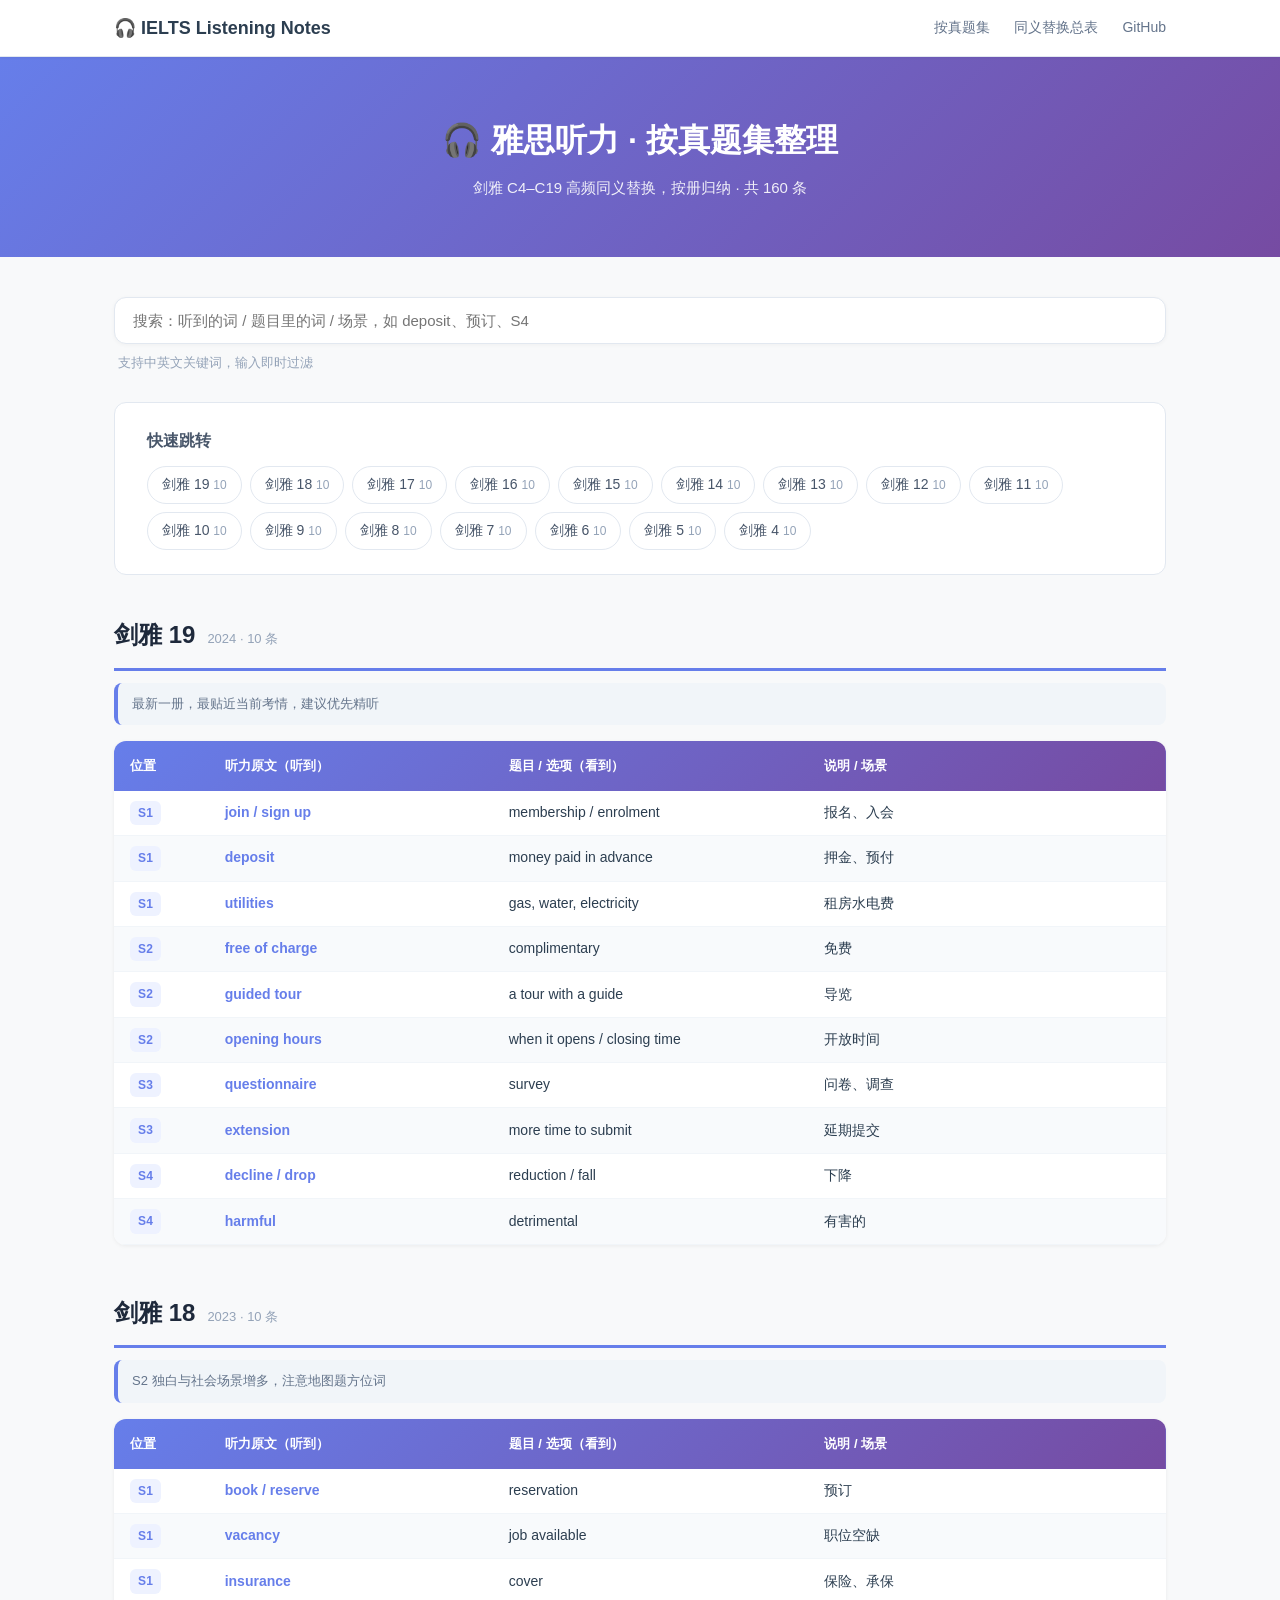
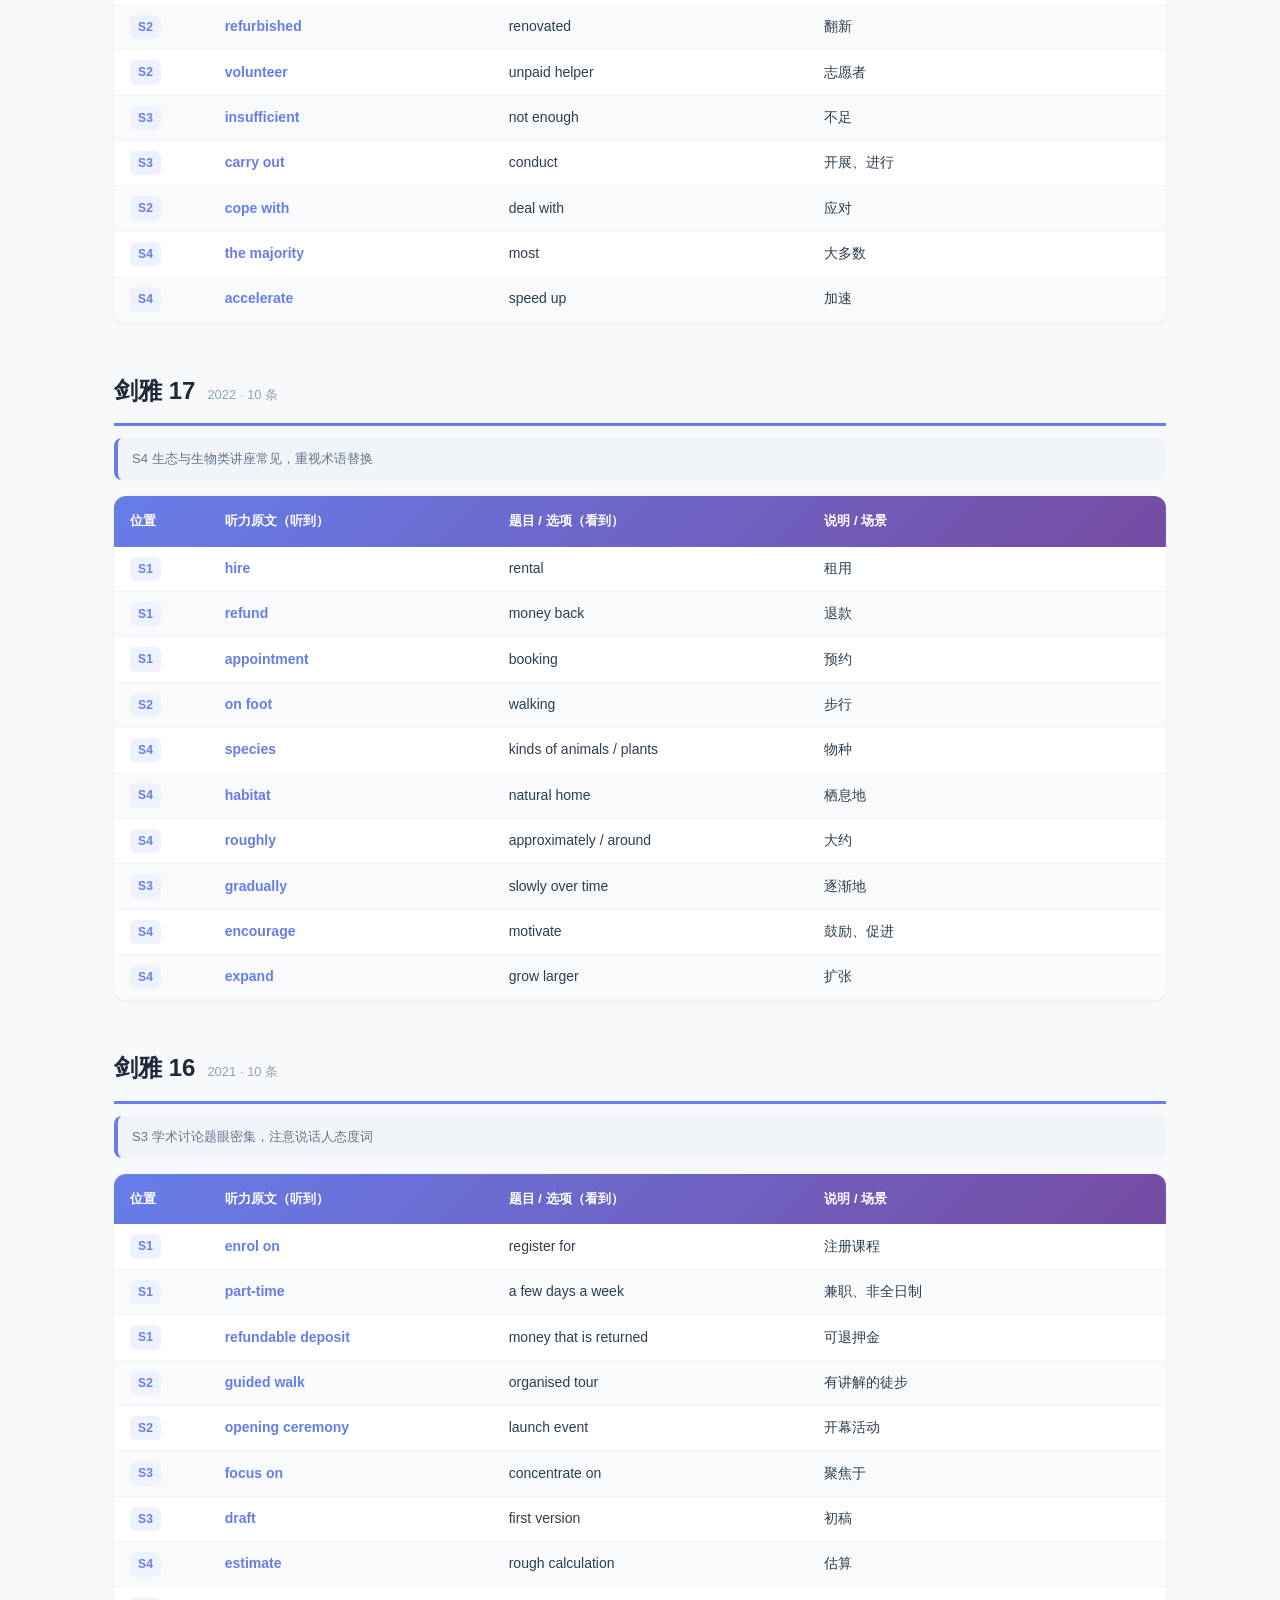
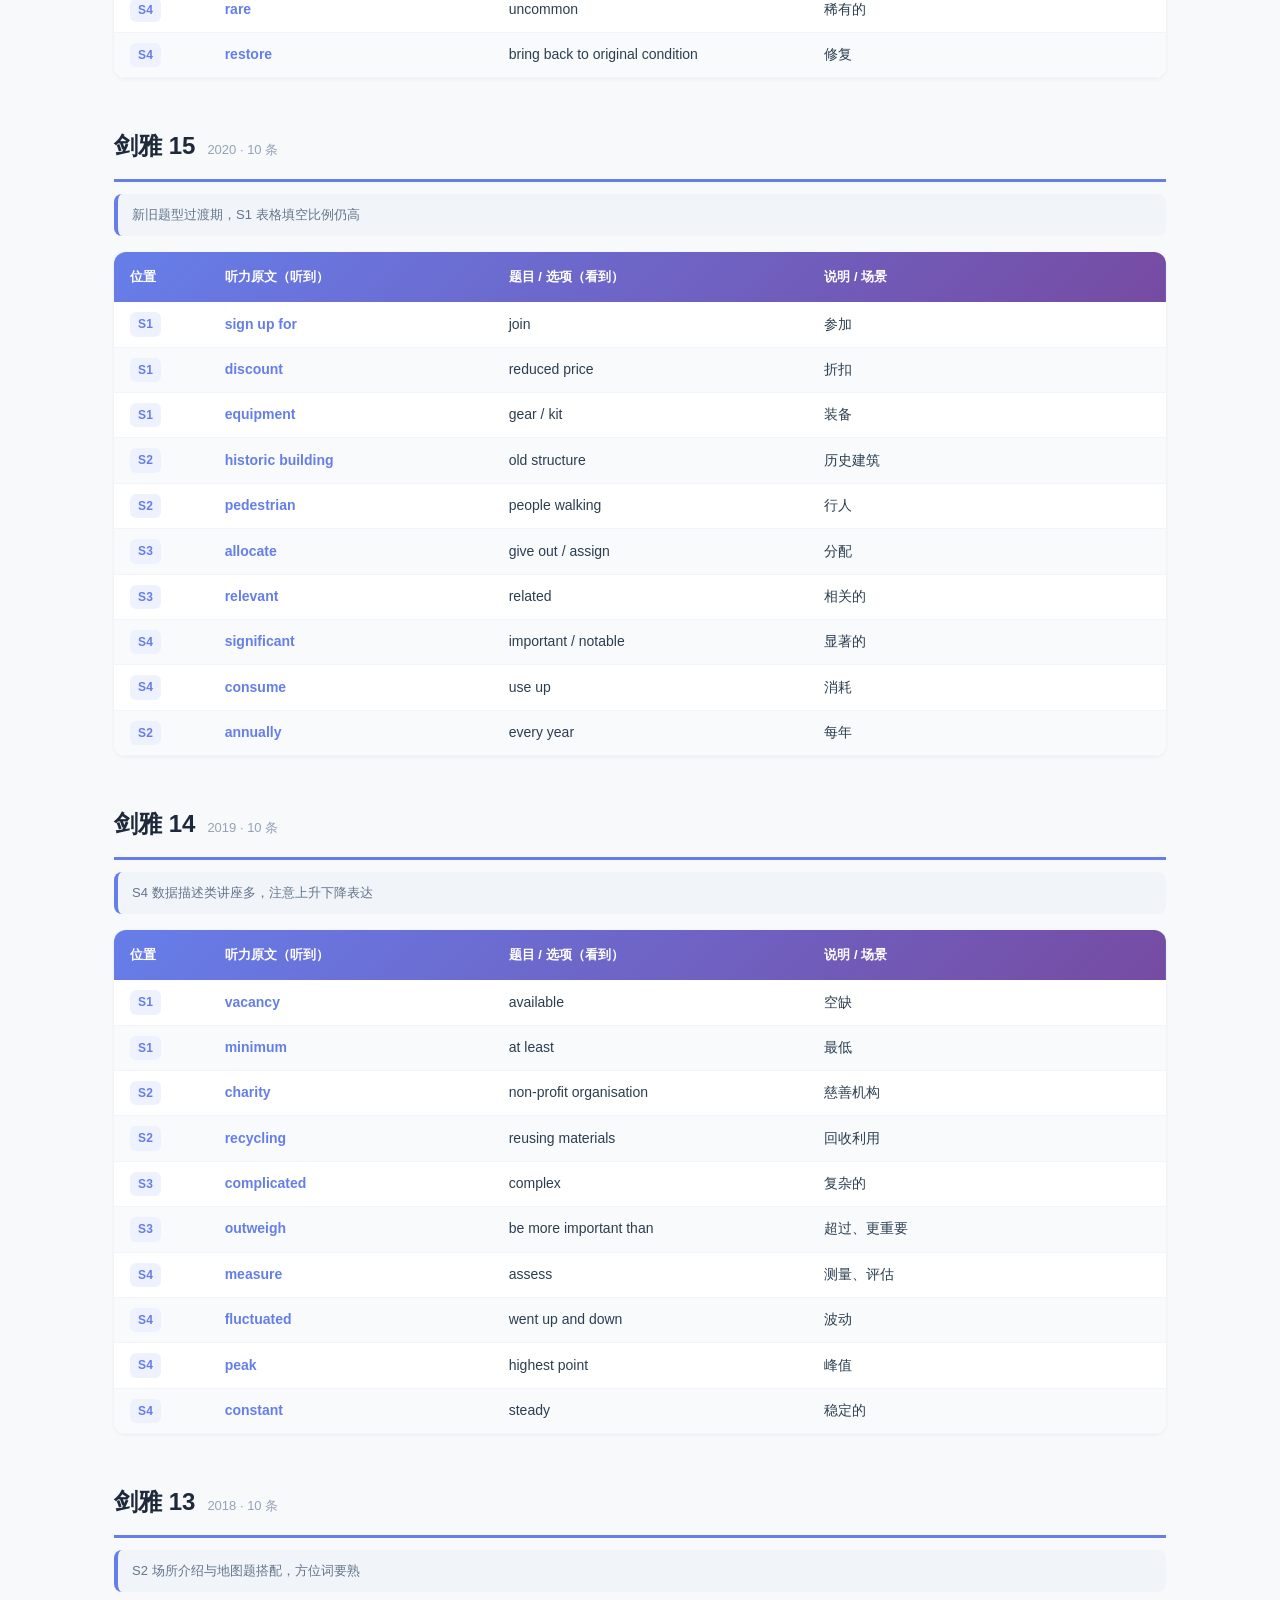
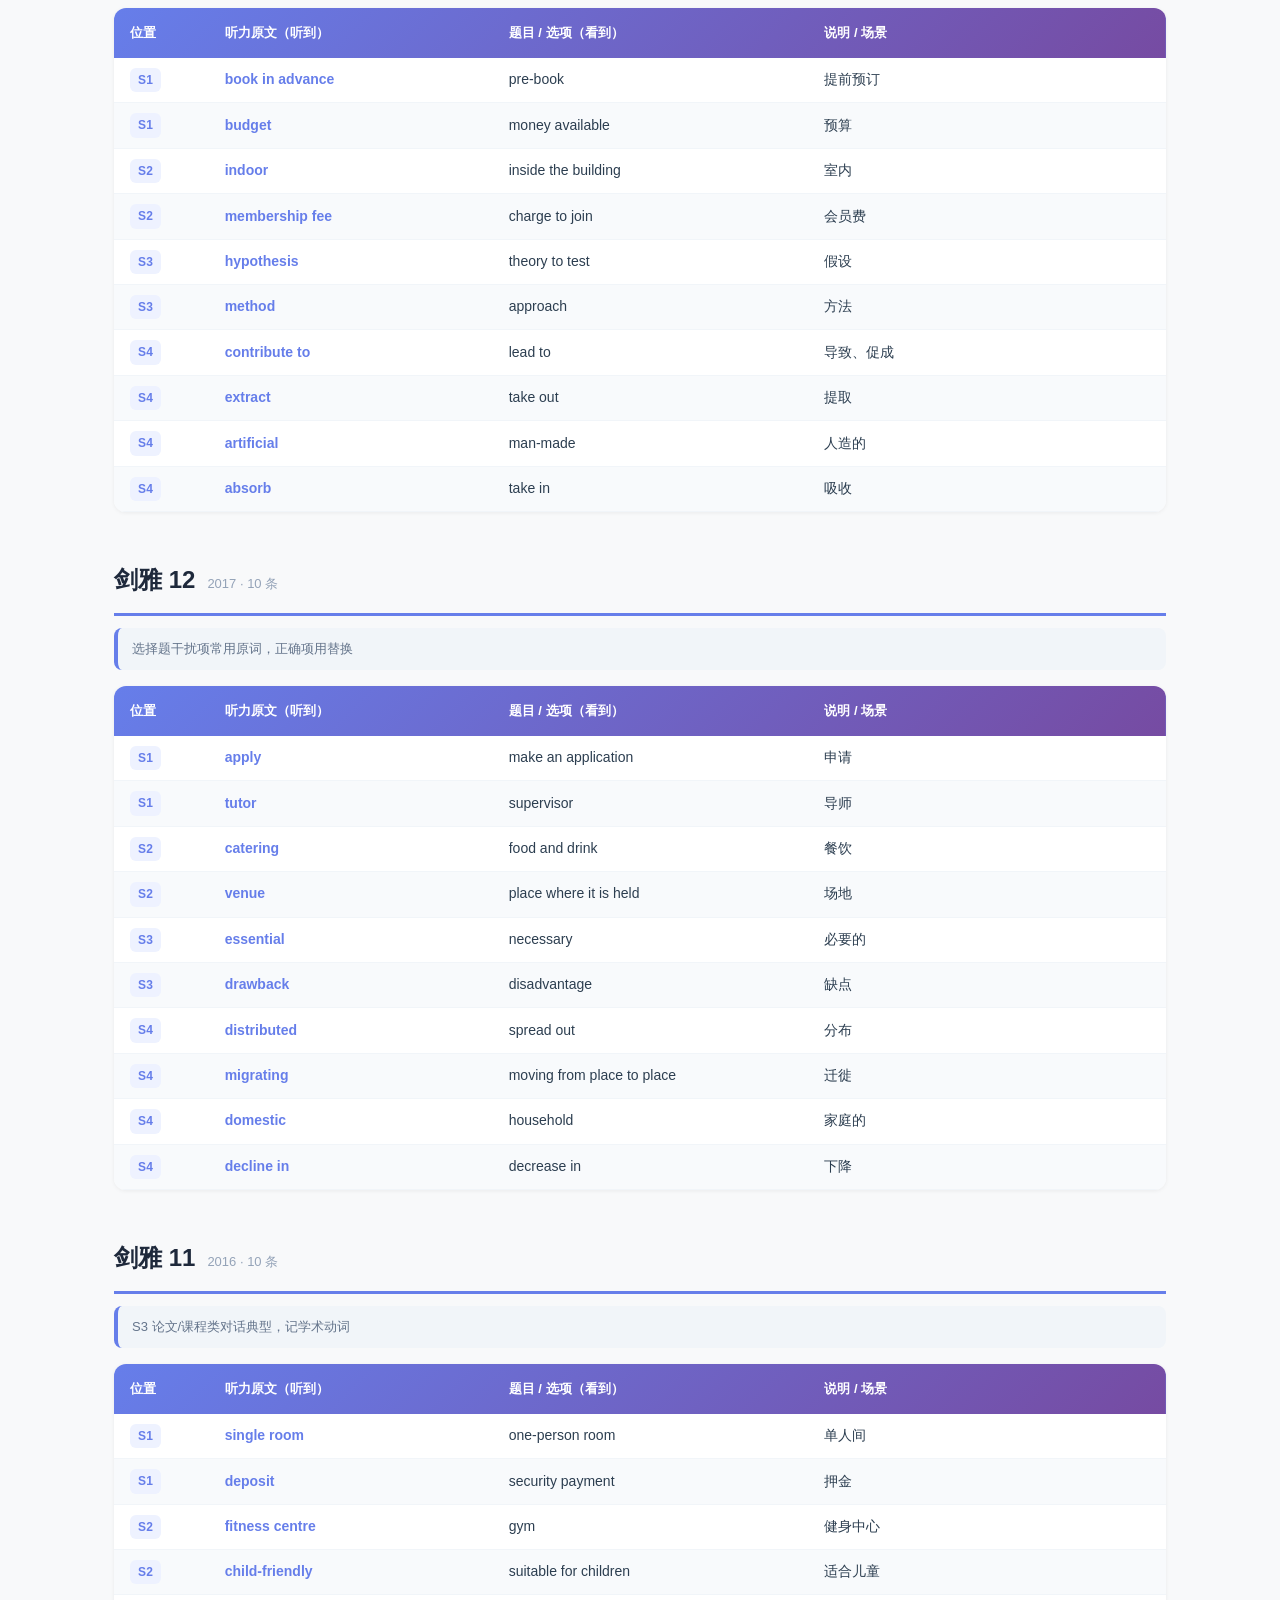
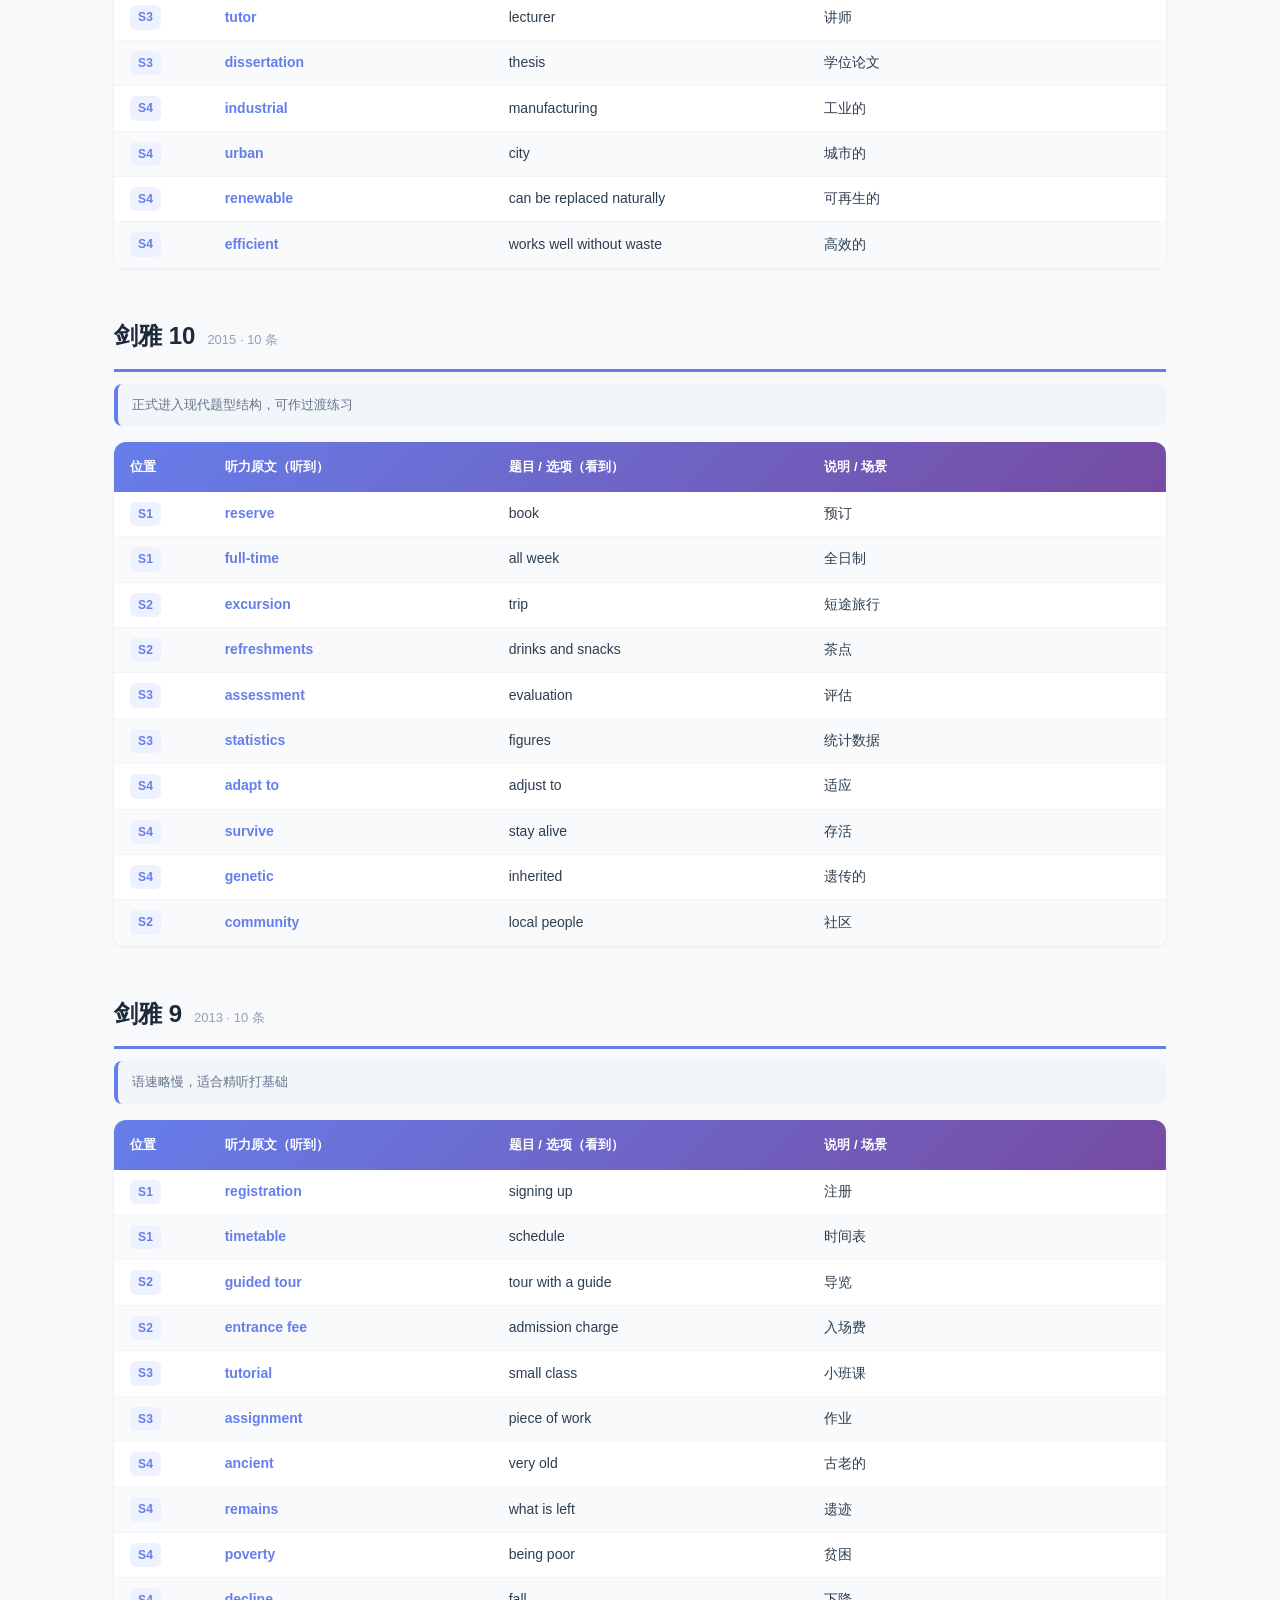
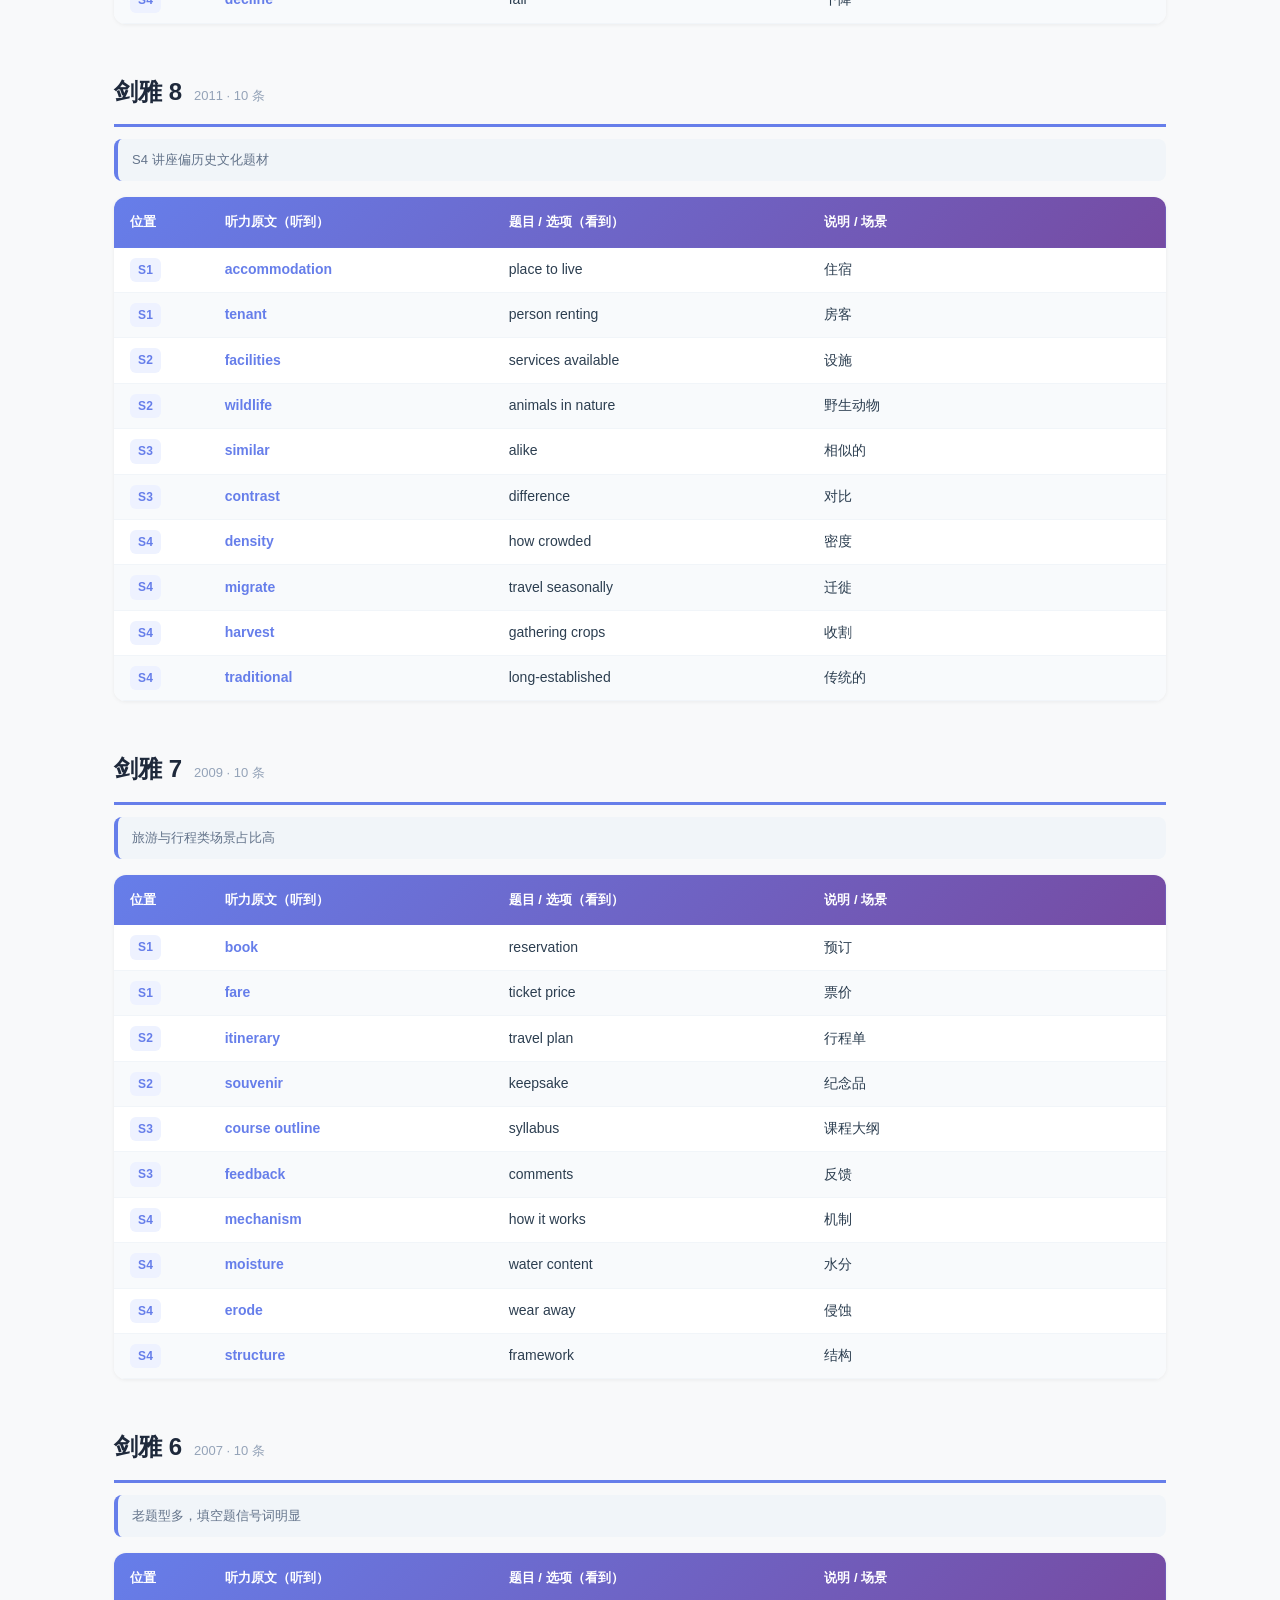
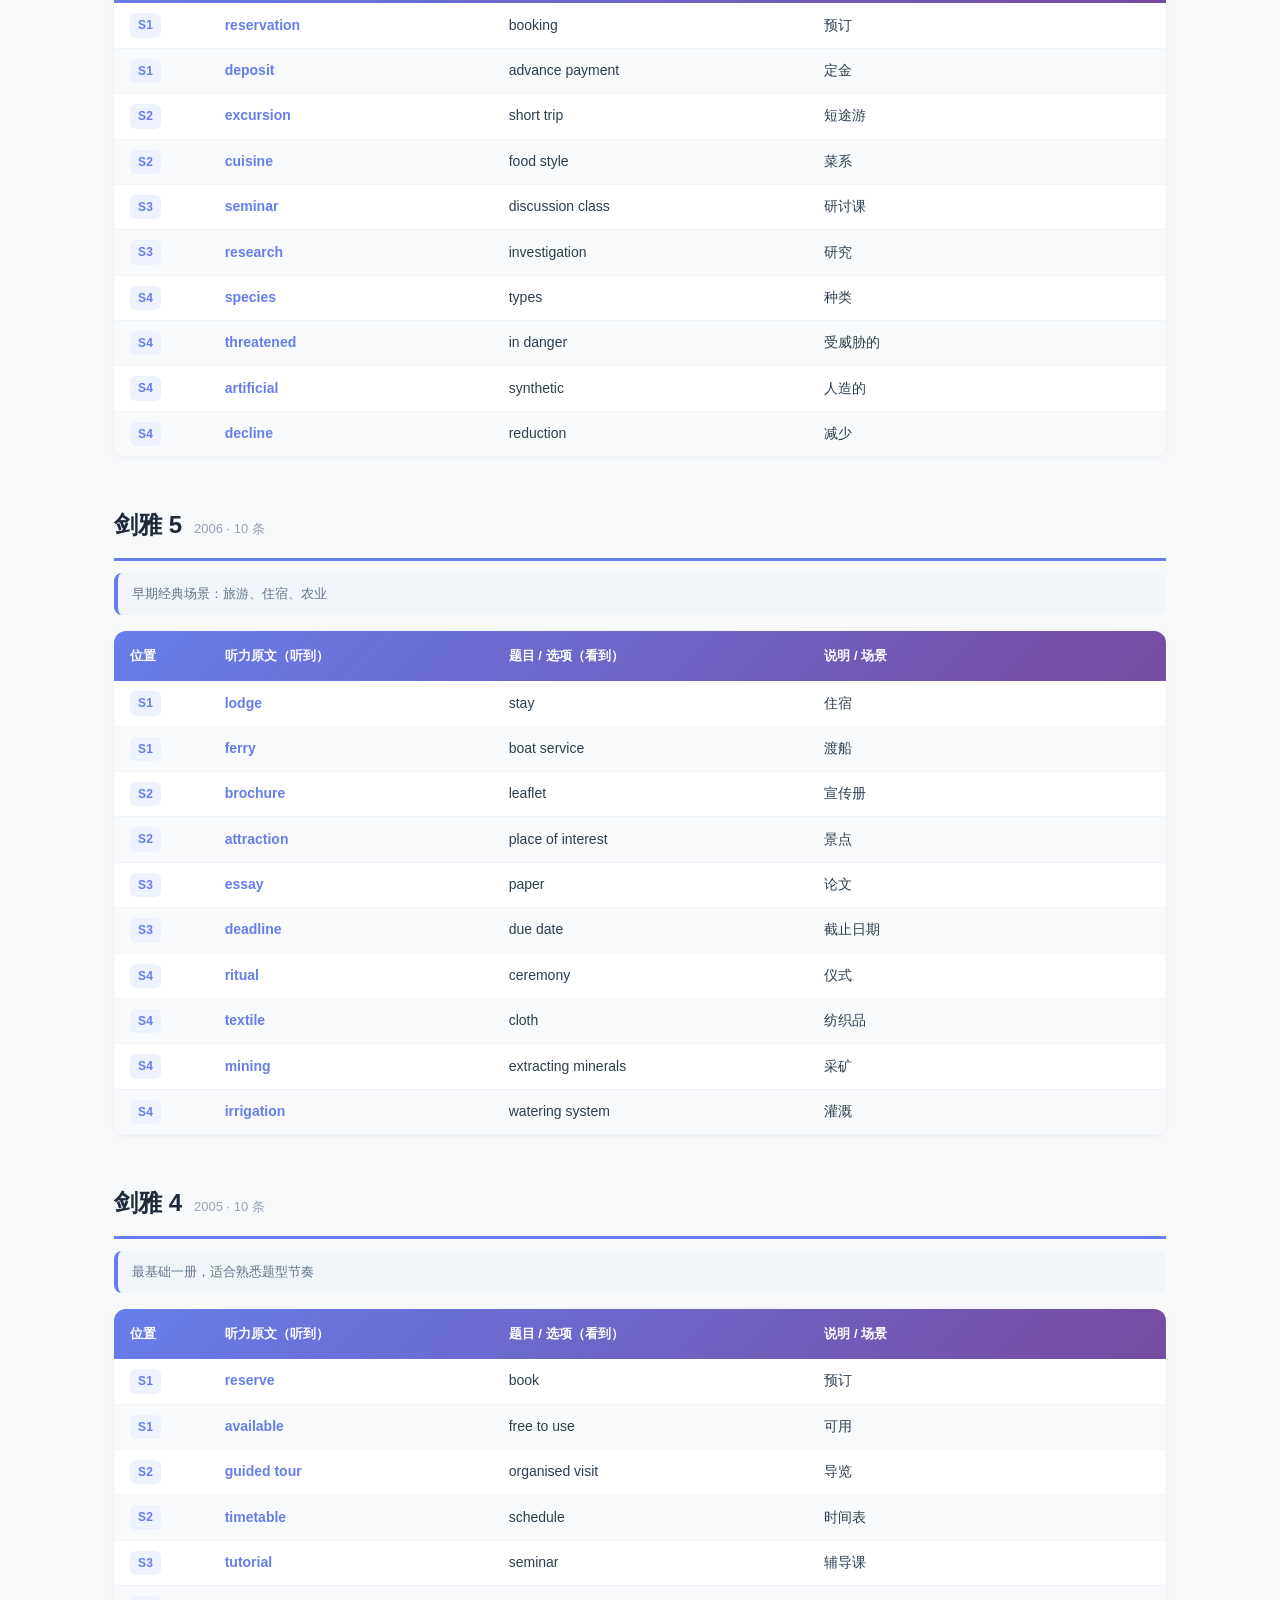
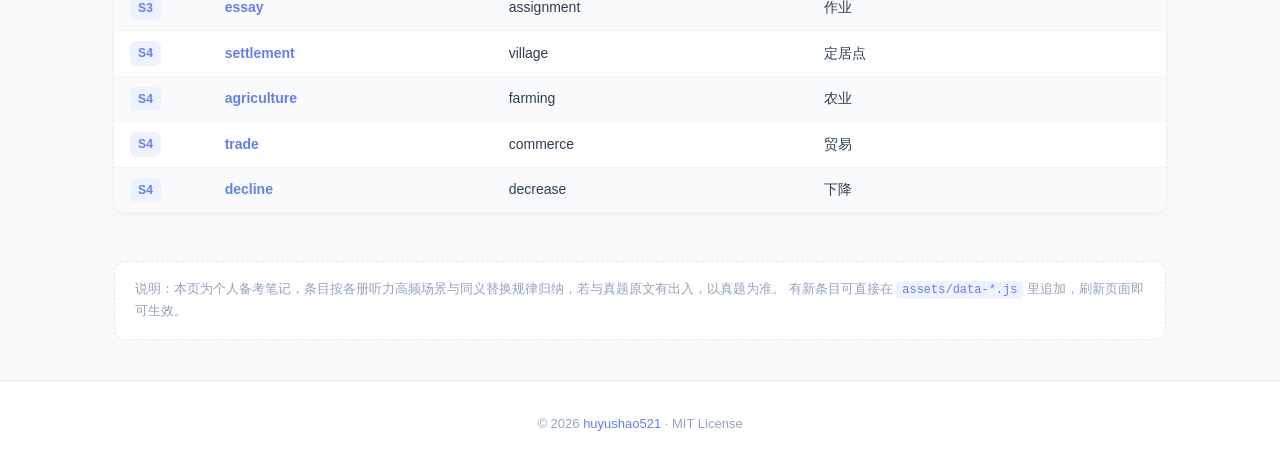
<file: index.html>
<!DOCTYPE html>
<html lang="zh-CN">
<head>
    <meta charset="UTF-8">
    <meta name="viewport" content="width=device-width, initial-scale=1.0">
    <title>雅思听力笔记 · 按真题集整理</title>
    <meta name="description" content="按剑桥雅思真题集（C4–C19）整理的听力高频同义替换，支持关键词搜索">
    <link rel="stylesheet" href="assets/style.css">
    <link rel="icon" href="data:image/svg+xml,<svg xmlns='http://www.w3.org/2000/svg' viewBox='0 0 100 100'><text y='.9em' font-size='90'>🎧</text></svg>">
</head>
<body>
    <nav class="topnav">
        <div class="nav-inner">
            <a href="index.html" class="brand">🎧 IELTS Listening Notes</a>
            <div class="nav-links">
                <a href="index.html">按真题集</a>
                <a href="vocabulary.html">同义替换总表</a>
                <a href="https://github.com/huyushao521/ielts-listening">GitHub</a>
            </div>
        </div>
    </nav>

    <header class="page-header">
        <h1>🎧 雅思听力 · 按真题集整理</h1>
        <p>剑雅 C4–C19 高频同义替换，按册归纳 · 共 <span id="total">0</span> 条</p>
    </header>

    <main class="content">

        <div class="search-wrap">
            <input id="q" class="search-box" type="search" autocomplete="off"
                   placeholder="搜索：听到的词 / 题目里的词 / 场景，如 deposit、预订、S4">
            <p class="search-hint" id="hint">支持中英文关键词，输入即时过滤</p>
        </div>

        <nav class="toc">
            <h3>快速跳转</h3>
            <div class="chip-row" id="toc"></div>
        </nav>

        <div id="app"></div>

        <p class="disclaimer">
            说明：本页为个人备考笔记，条目按各册听力高频场景与同义替换规律归纳，若与真题原文有出入，以真题为准。
            有新条目可直接在 <code>assets/data-*.js</code> 里追加，刷新页面即可生效。
        </p>

    </main>

    <footer class="footer">
        <p>&copy; 2026 <a href="https://github.com/huyushao521">huyushao521</a> · MIT License</p>
    </footer>

    <script src="assets/data-15-19.js"></script>
    <script src="assets/data-10-14.js"></script>
    <script src="assets/data-4-9.js"></script>
    <script>
        (function () {
            var books = window.IELTS_BOOKS || [];
            var app = document.getElementById('app');
            var toc = document.getElementById('toc');
            var q = document.getElementById('q');
            var hint = document.getElementById('hint');
            var total = 0;

            books.forEach(function (b) { total += b.v.length; });
            document.getElementById('total').textContent = total;

            toc.innerHTML = books.map(function (b) {
                return '<a class="chip" href="#' + b.id + '">剑雅 ' + b.id.slice(1) + ' <span class="chip-n">' + b.v.length + '</span></a>';
            }).join('');

            app.innerHTML = books.map(function (b) {
                var rows = b.v.map(function (r) {
                    return '<tr>' +
                        '<td><span class="pos">' + r[2] + '</span></td>' +
                        '<td><b>' + r[0] + '</b></td>' +
                        '<td>' + r[1] + '</td>' +
                        '<td>' + r[3] + '</td>' +
                        '</tr>';
                }).join('');
                return '<section class="book" id="' + b.id + '">' +
                    '<div class="book-head"><h2>剑雅 ' + b.id.slice(1) + '</h2>' +
                    '<span class="book-year">' + b.year + ' · ' + b.v.length + ' 条</span></div>' +
                    (b.note ? '<p class="book-note">' + b.note + '</p>' : '') +
                    '<table class="vocab-table">' +
                    '<thead><tr><th style="width:9%">位置</th><th style="width:27%">听力原文（听到）</th>' +
                    '<th style="width:30%">题目 / 选项（看到）</th><th>说明 / 场景</th></tr></thead>' +
                    '<tbody>' + rows + '</tbody></table>' +
                    '</section>';
            }).join('');

            var sections = [].slice.call(document.querySelectorAll('.book'));

            q.addEventListener('input', function () {
                var kw = q.value.trim().toLowerCase();
                var shown = 0;

                sections.forEach(function (sec) {
                    var visible = 0;
                    [].slice.call(sec.querySelectorAll('tbody tr')).forEach(function (tr) {
                        var hit = !kw || tr.textContent.toLowerCase().indexOf(kw) > -1;
                        tr.style.display = hit ? '' : 'none';
                        if (hit) visible++;
                    });
                    sec.style.display = visible ? '' : 'none';
                    shown += visible;
                });

                hint.textContent = kw
                    ? (shown ? '匹配 ' + shown + ' 条' : '没有匹配结果，换个关键词试试')
                    : '支持中英文关键词，输入即时过滤';
            });
        })();
    </script>
</body>
</html>
</file>
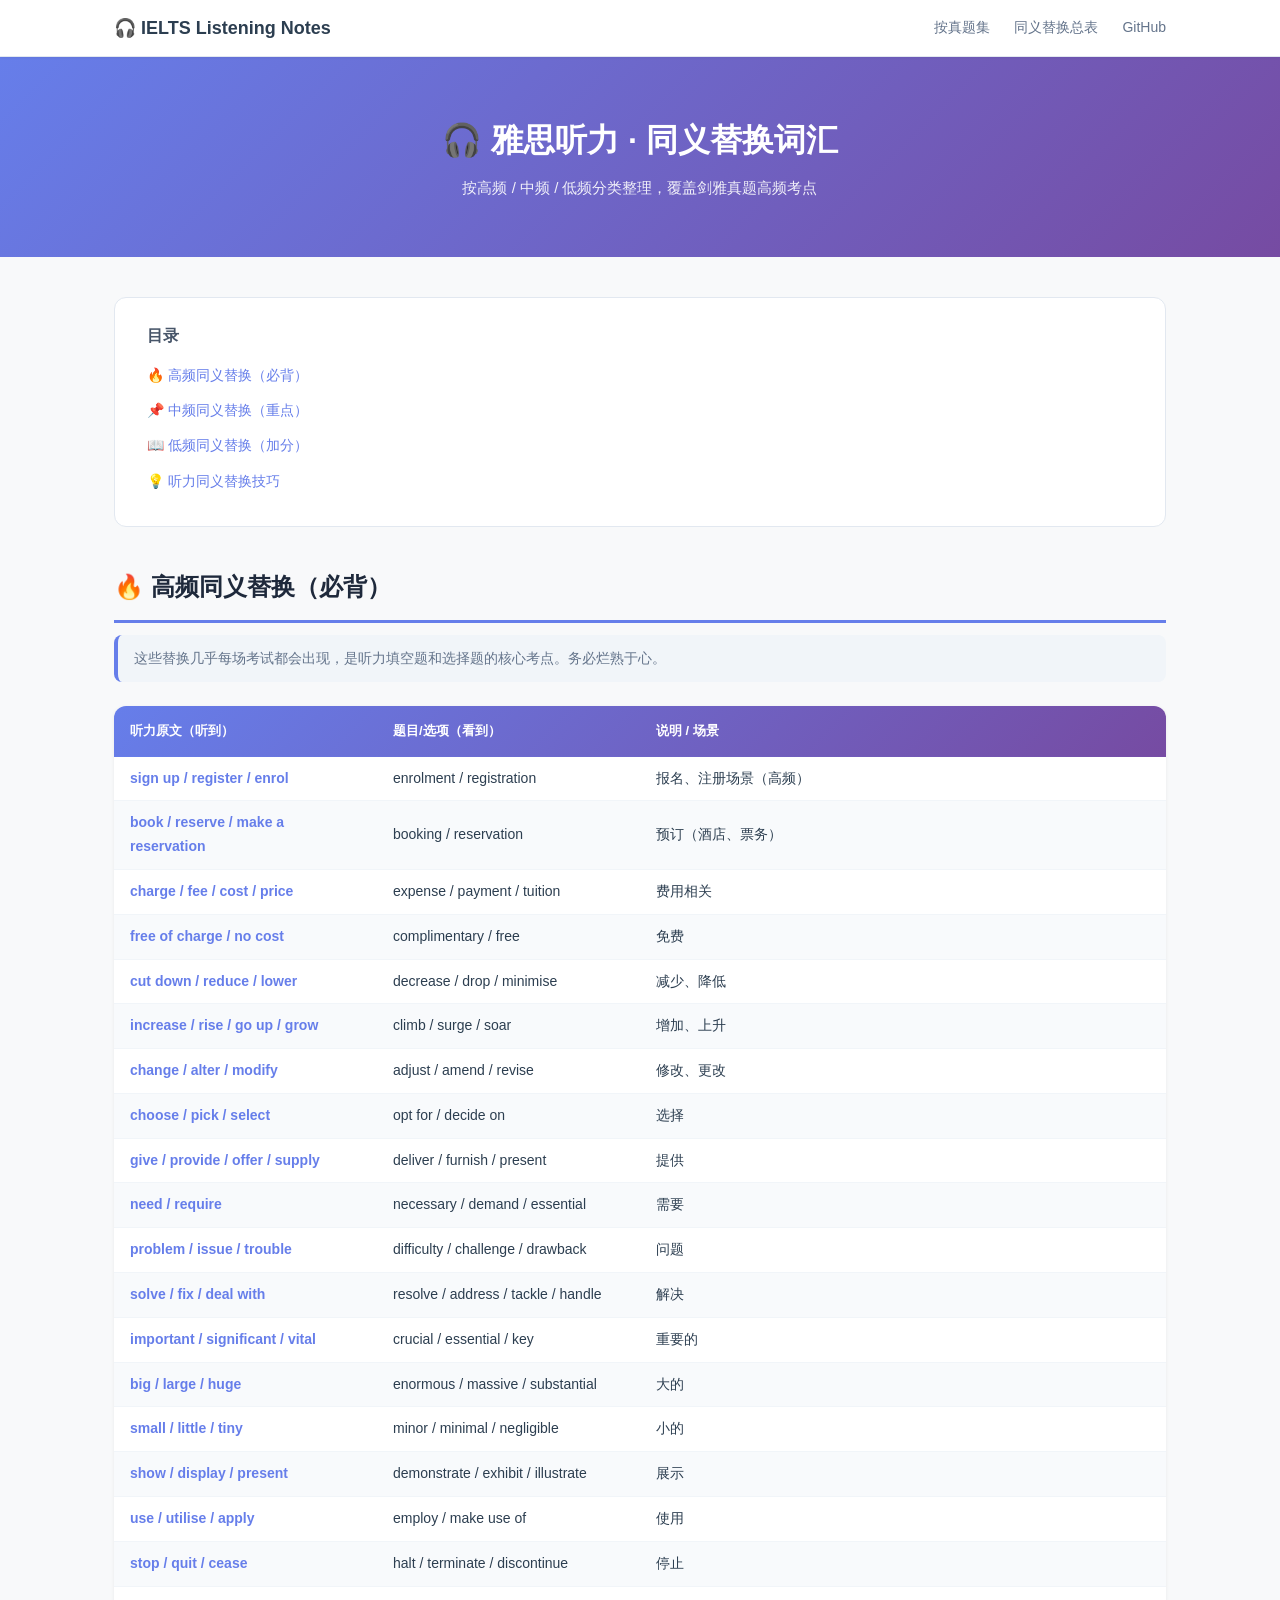
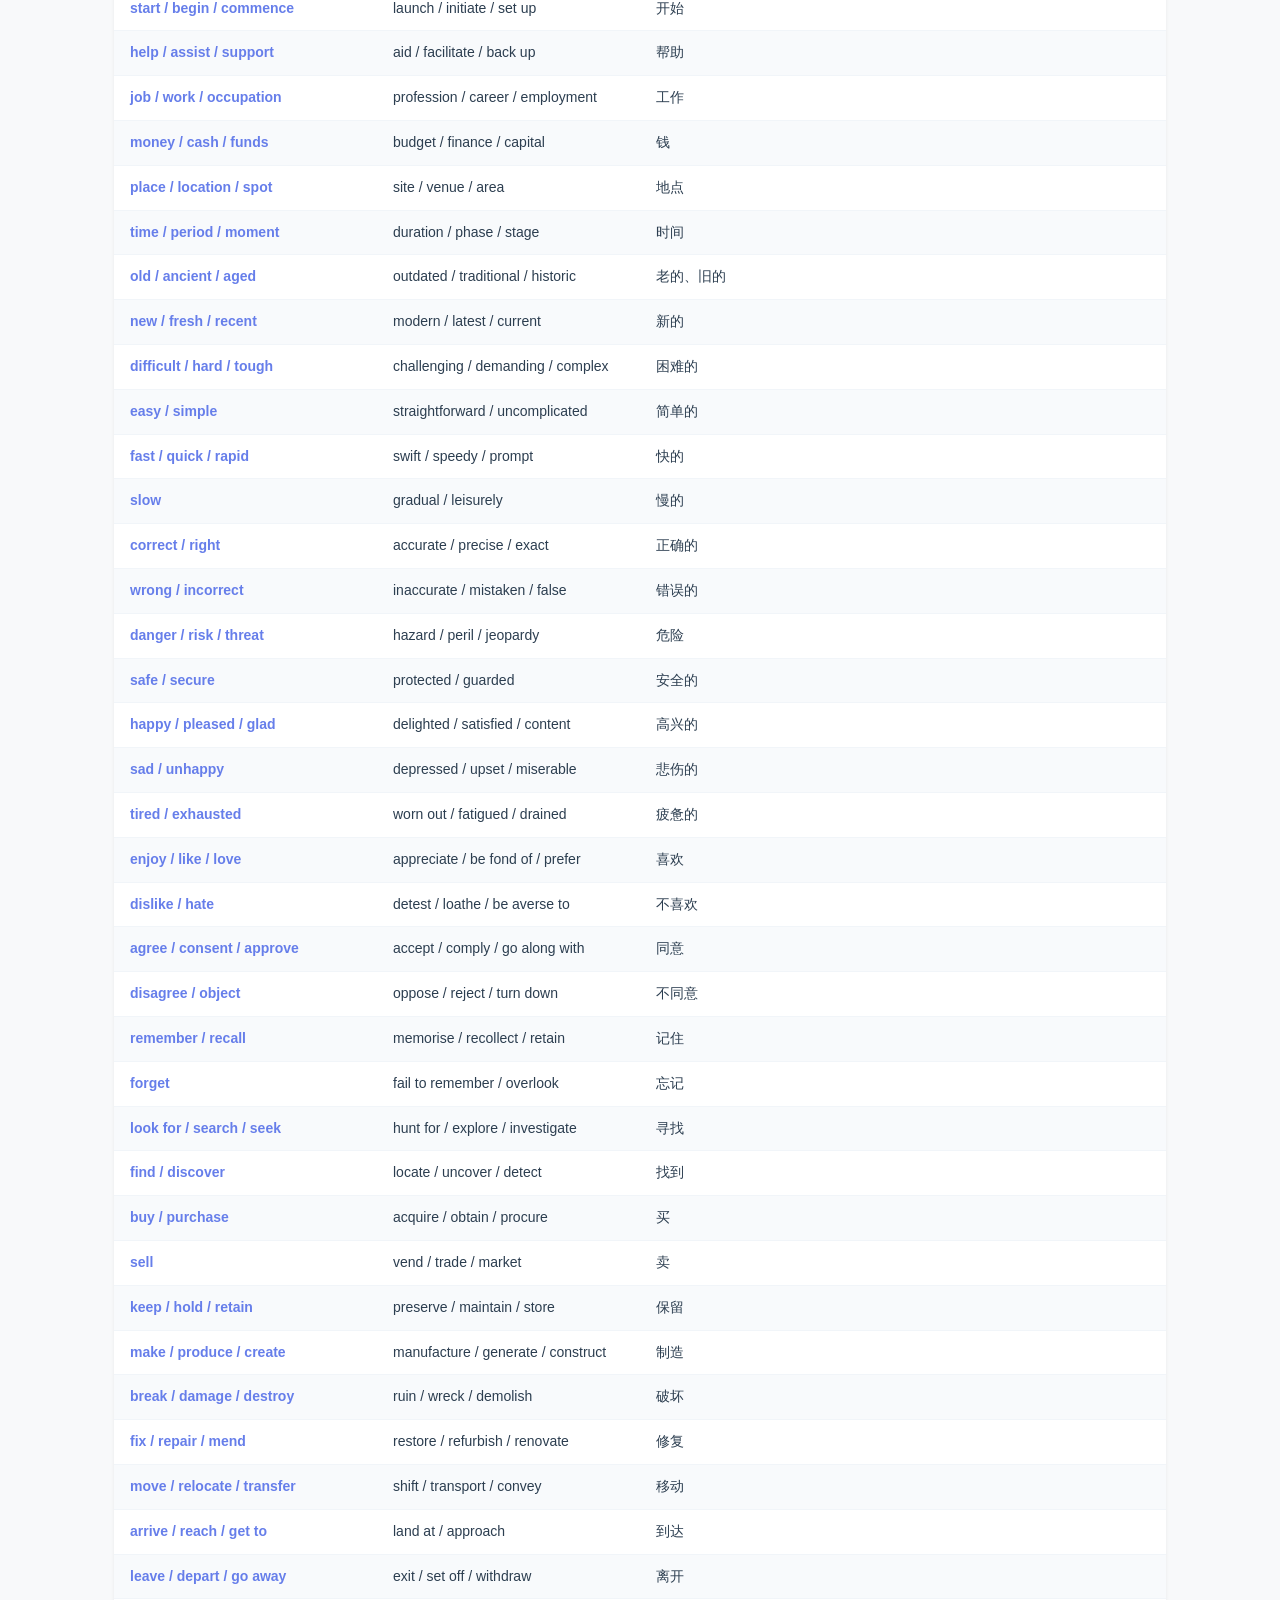
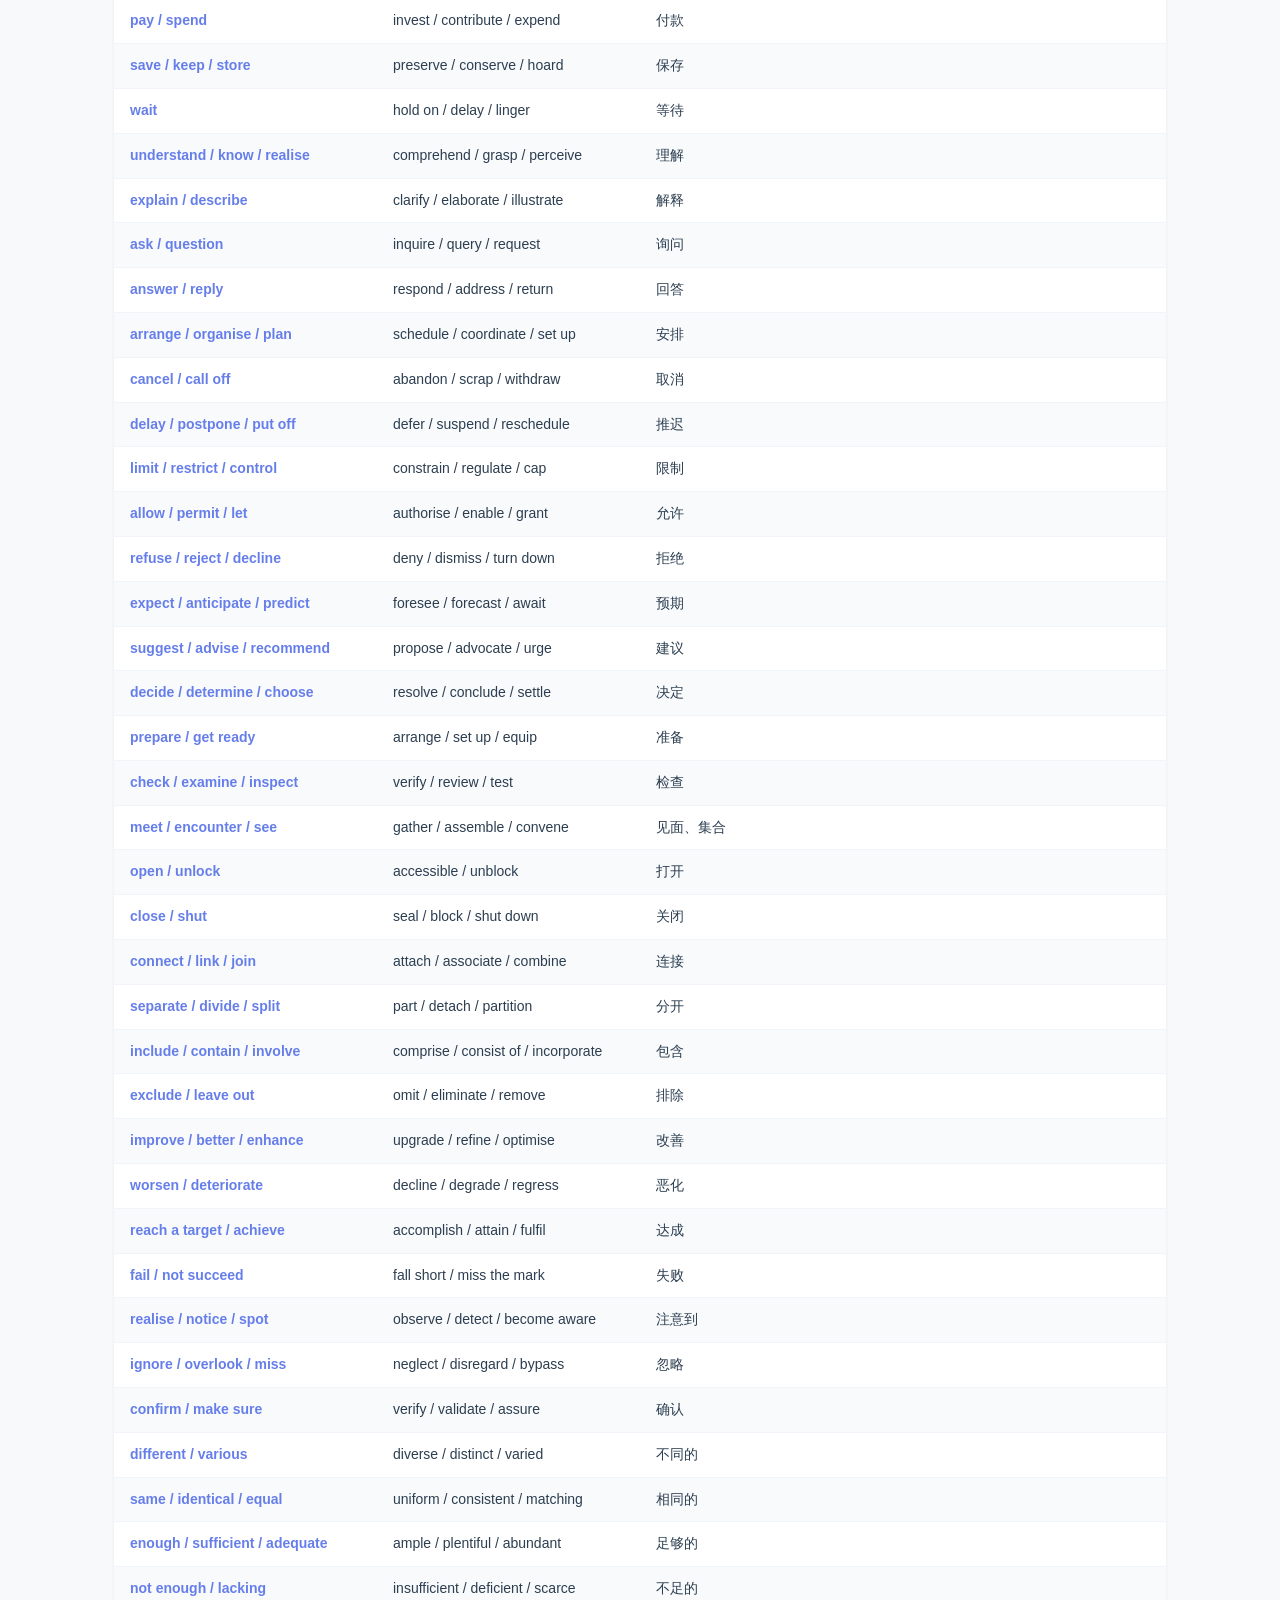
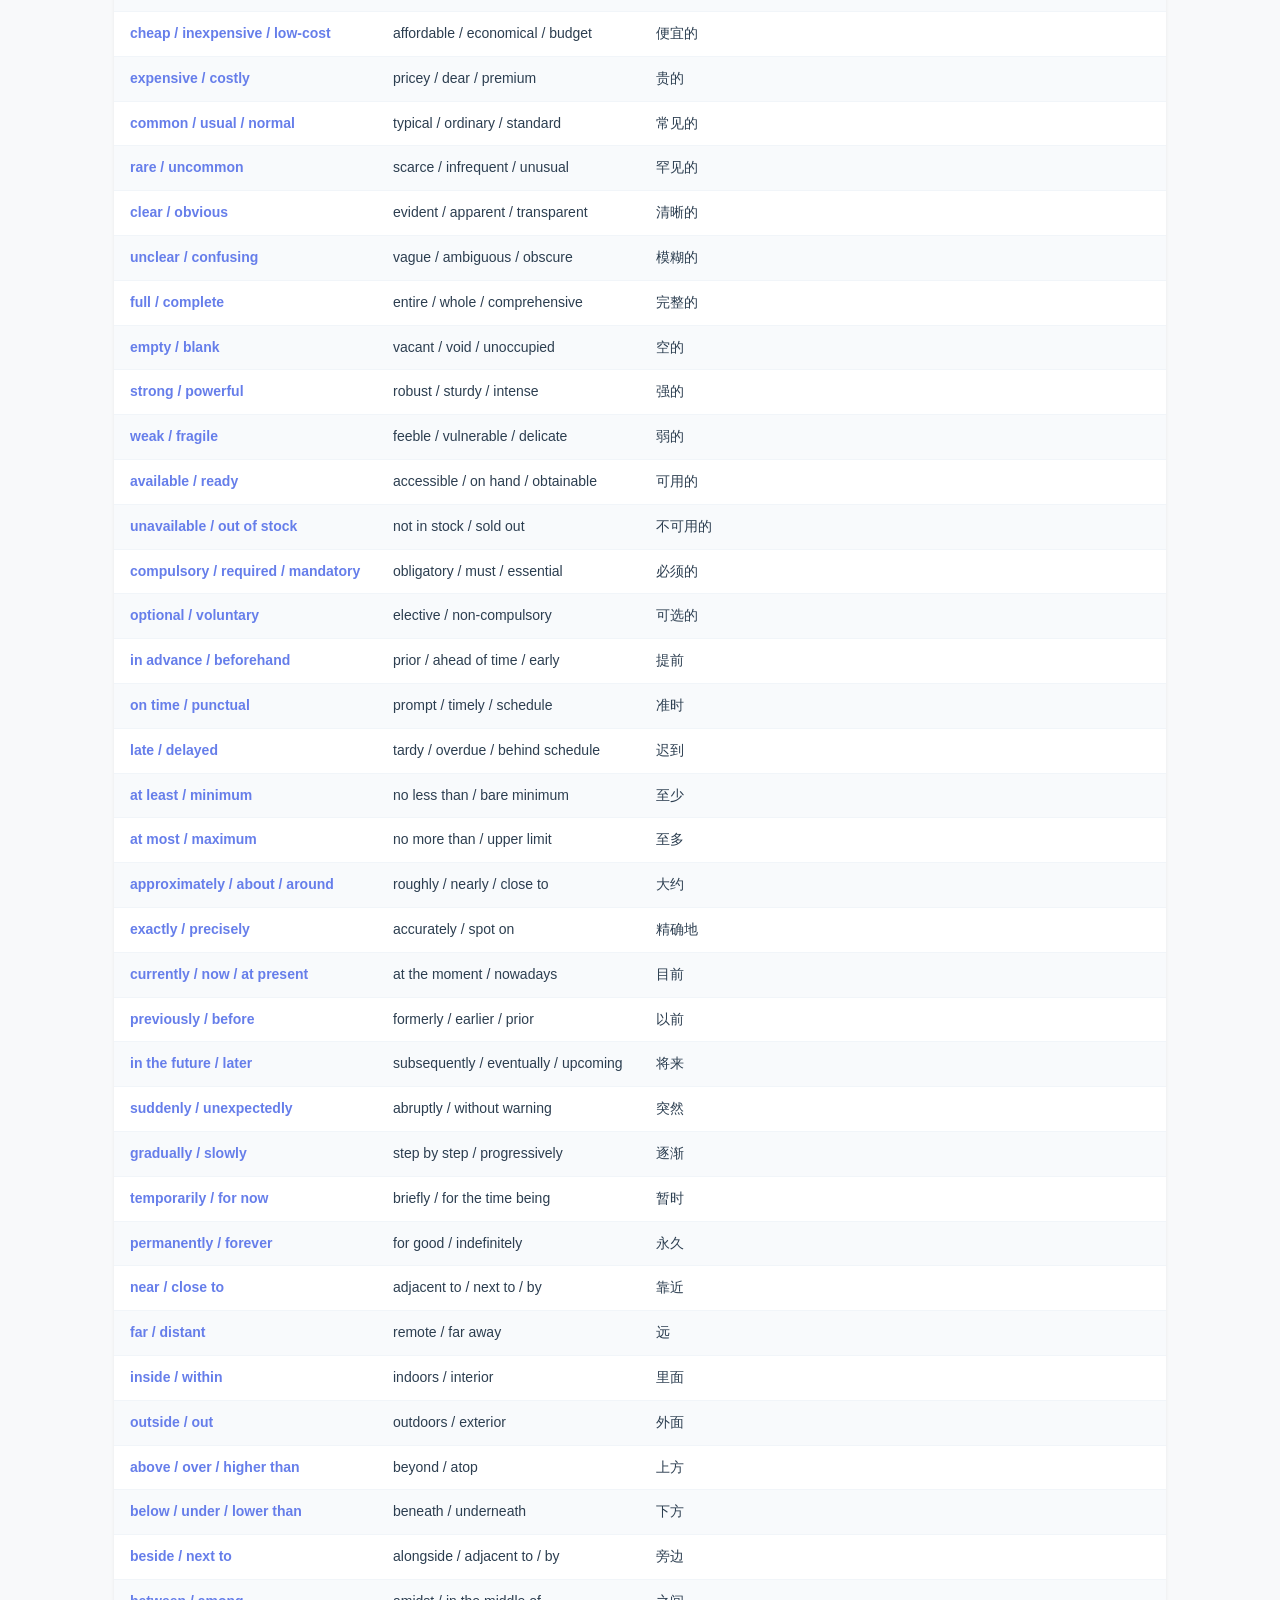
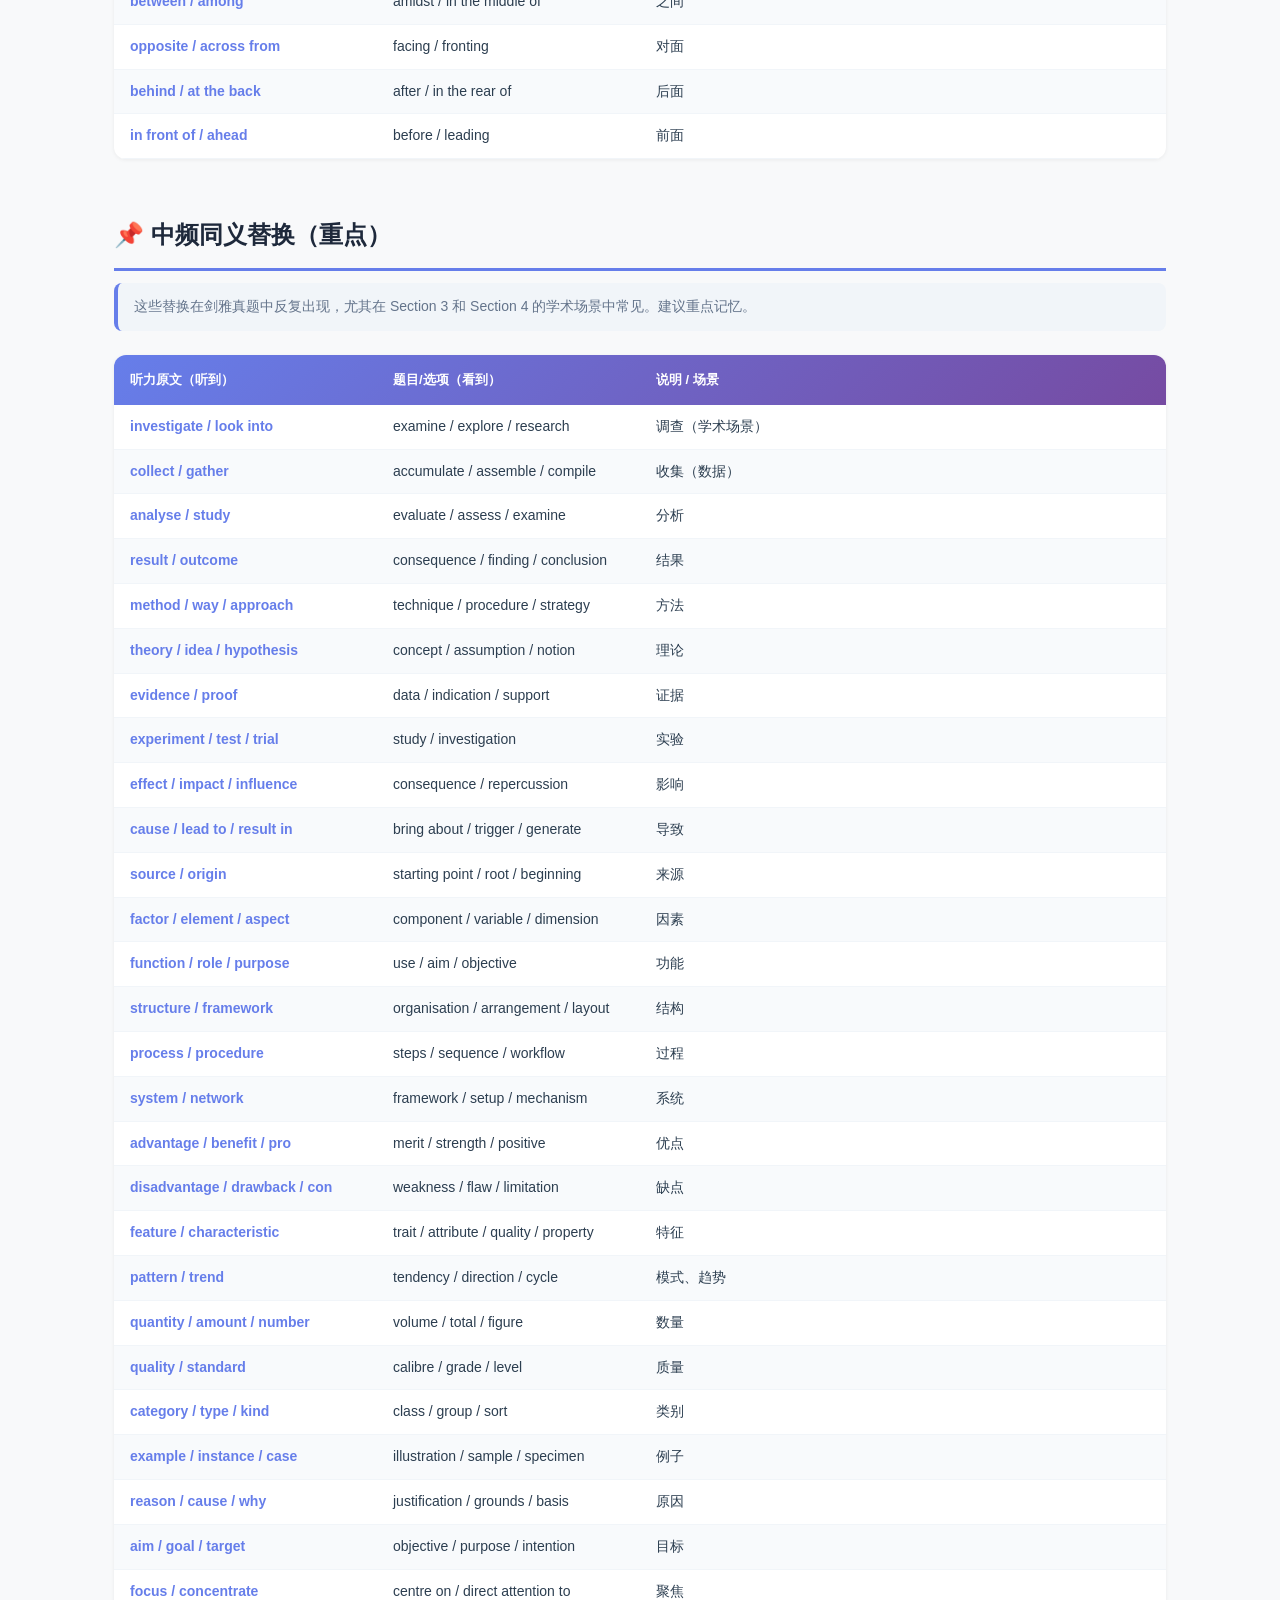
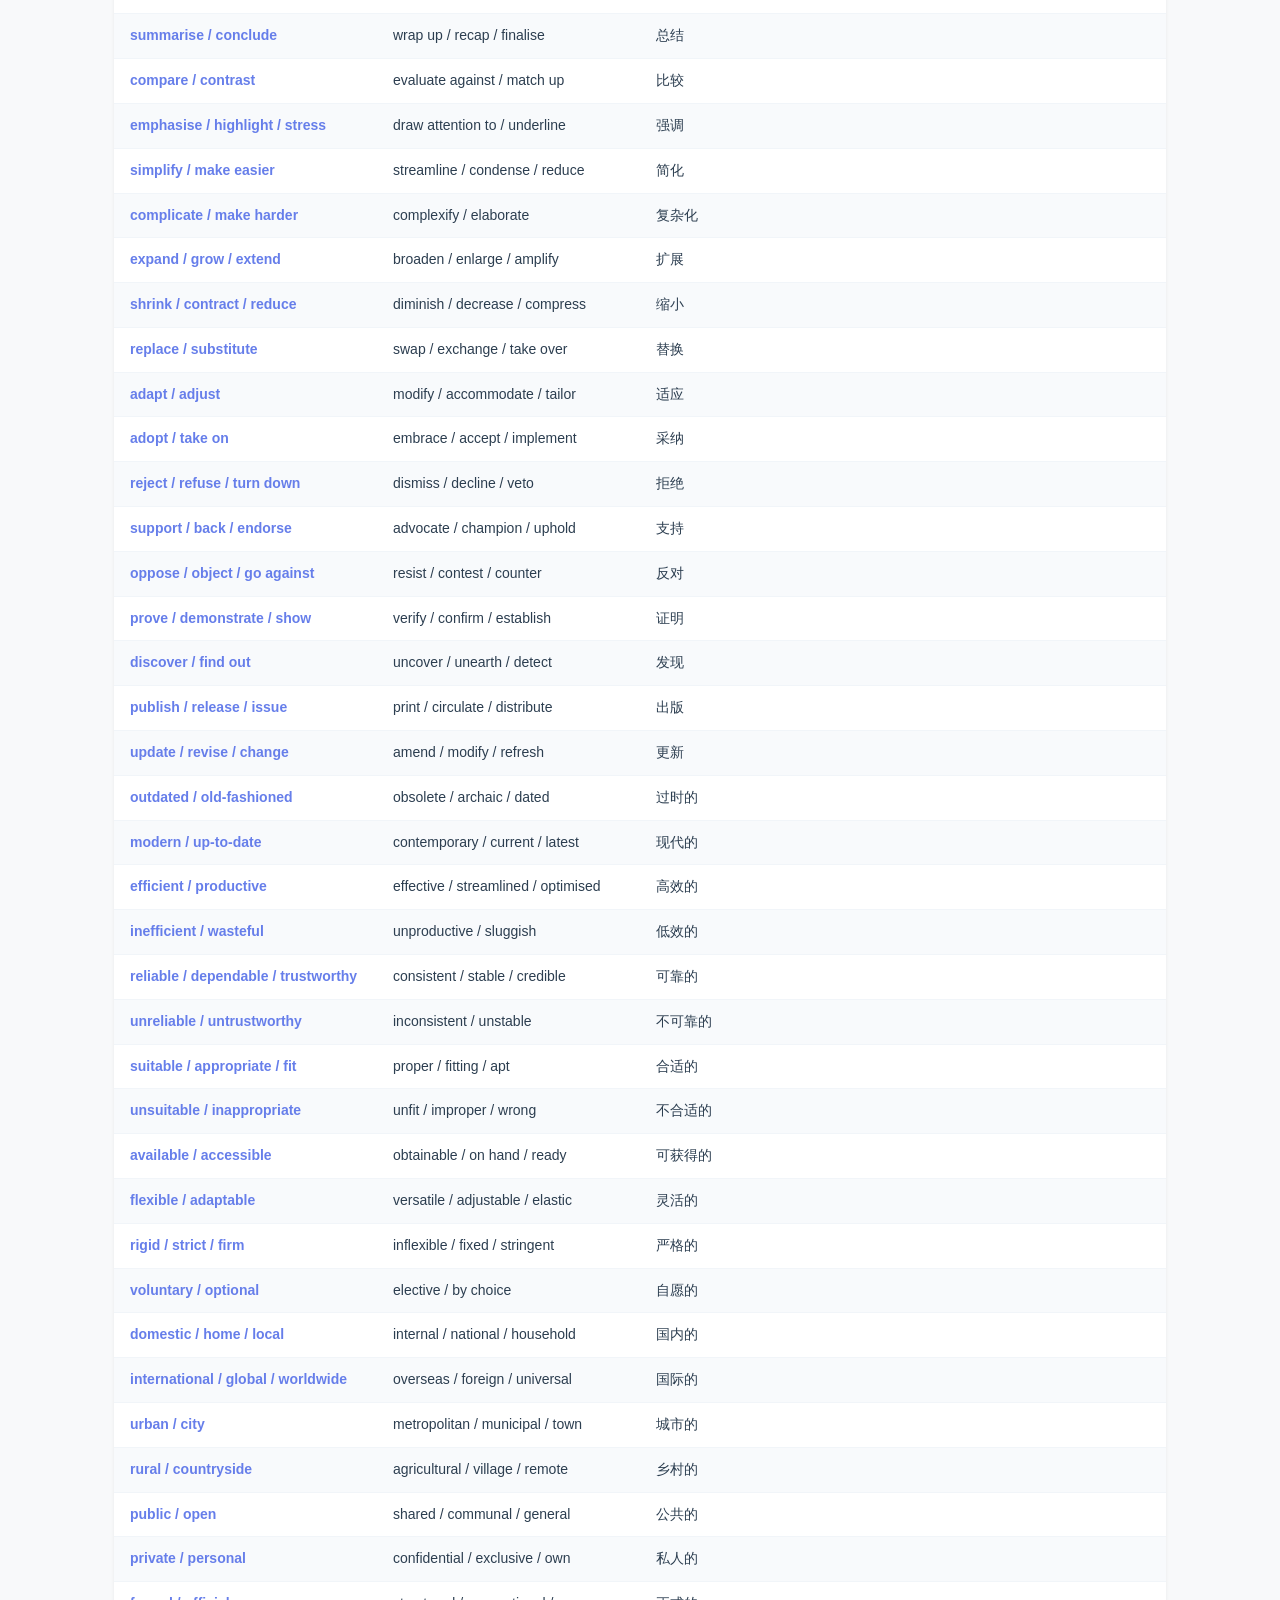
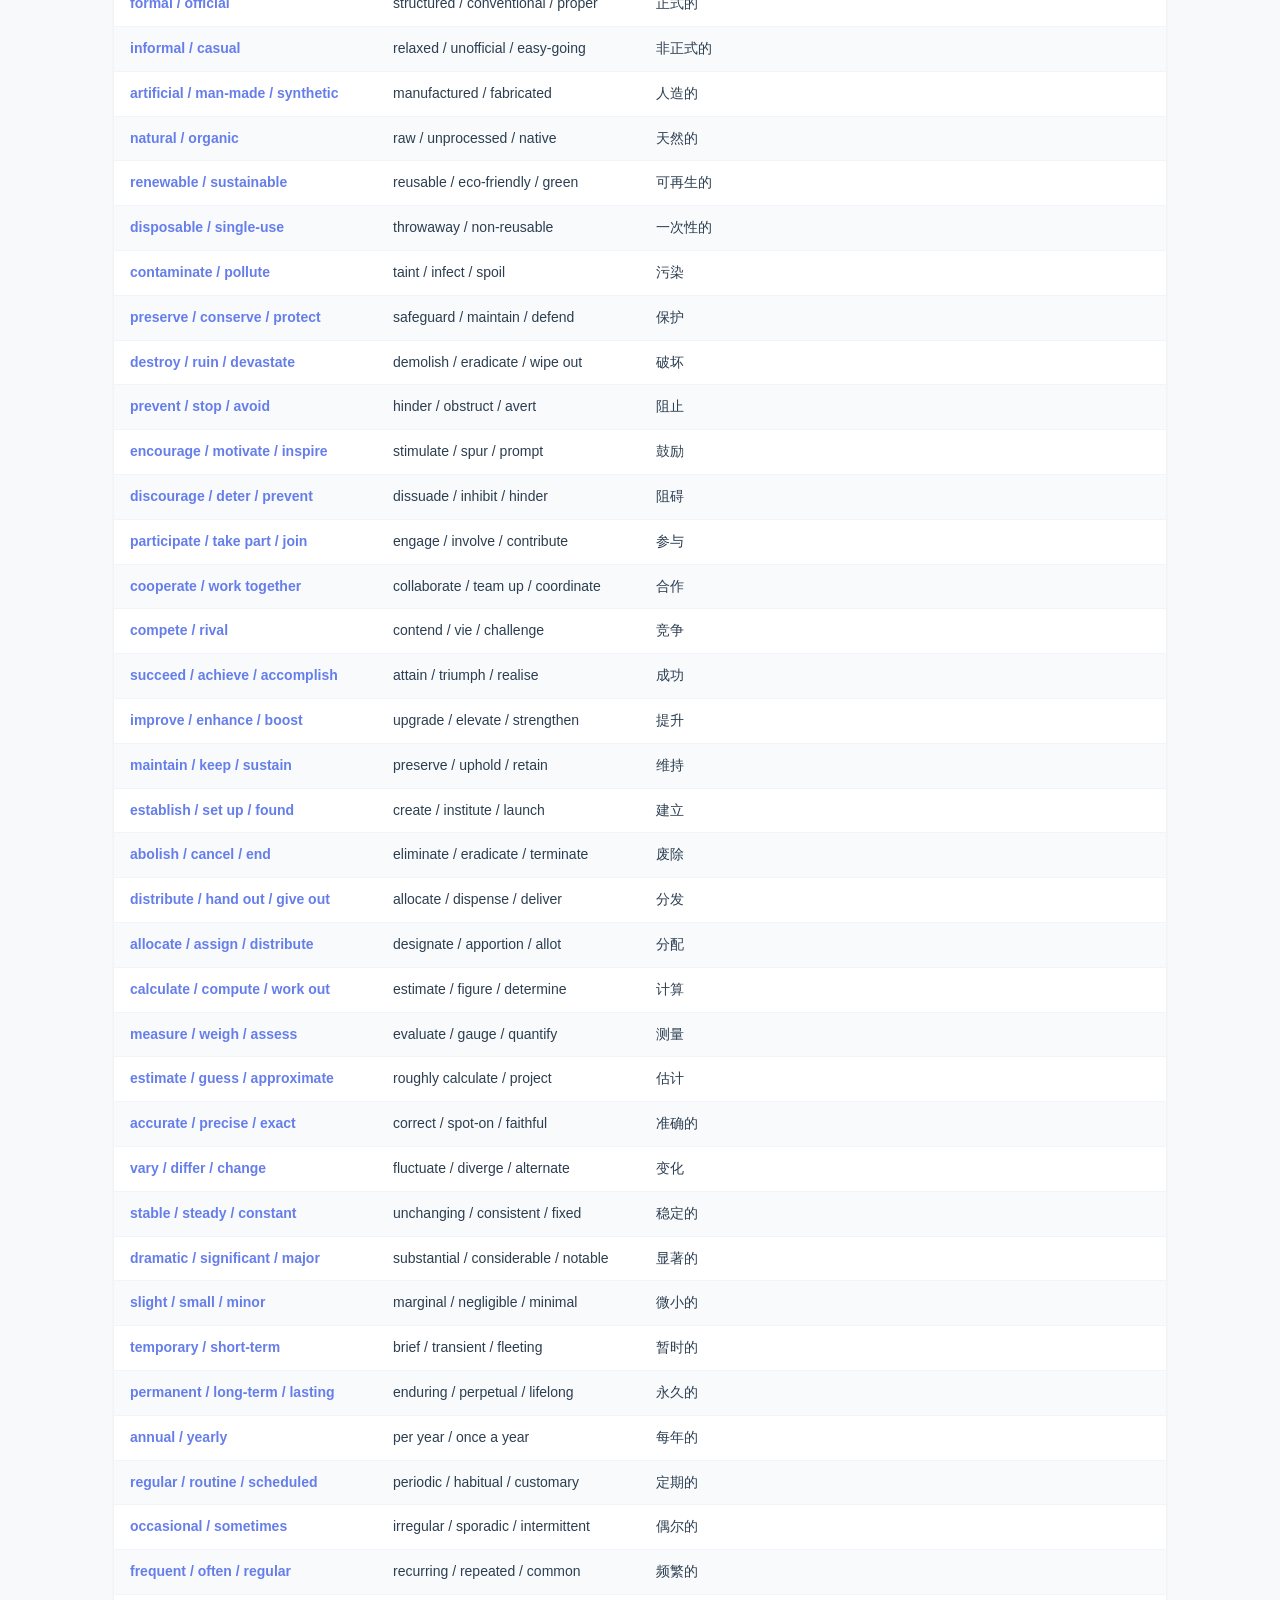
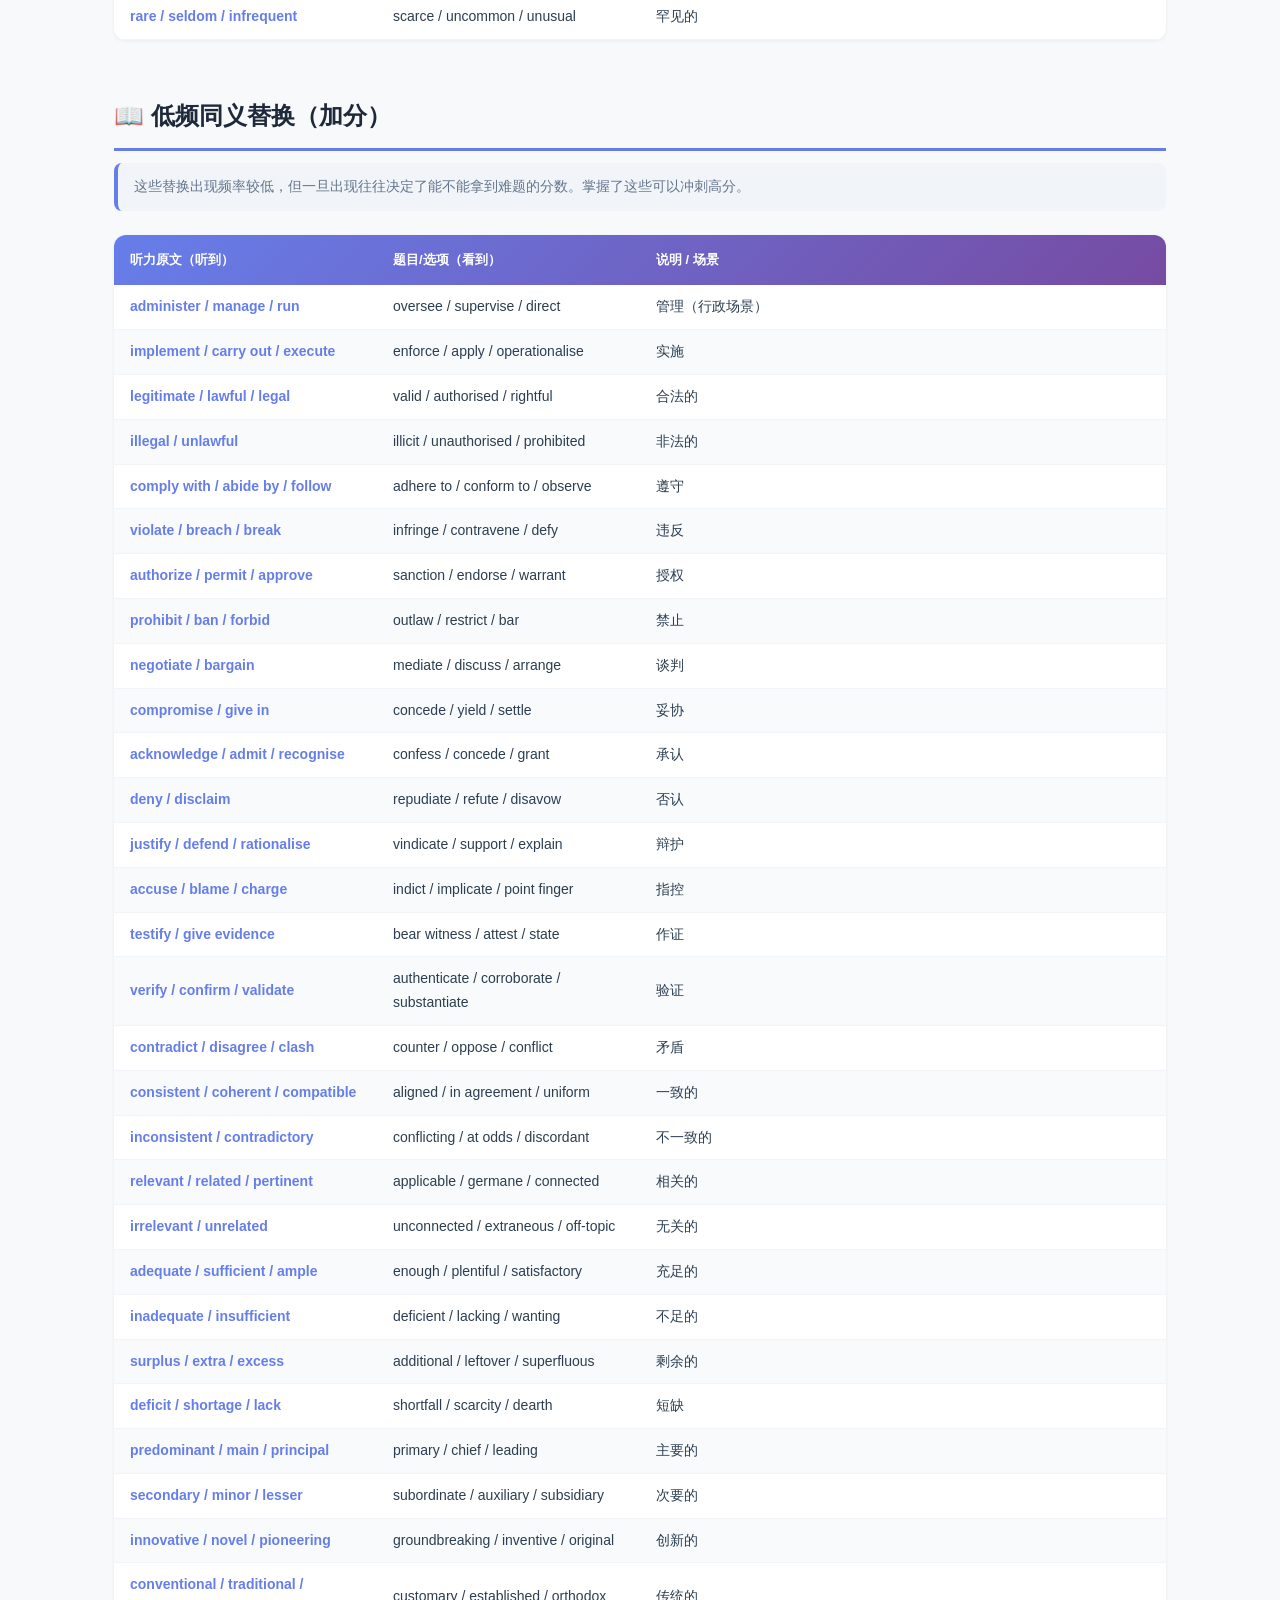
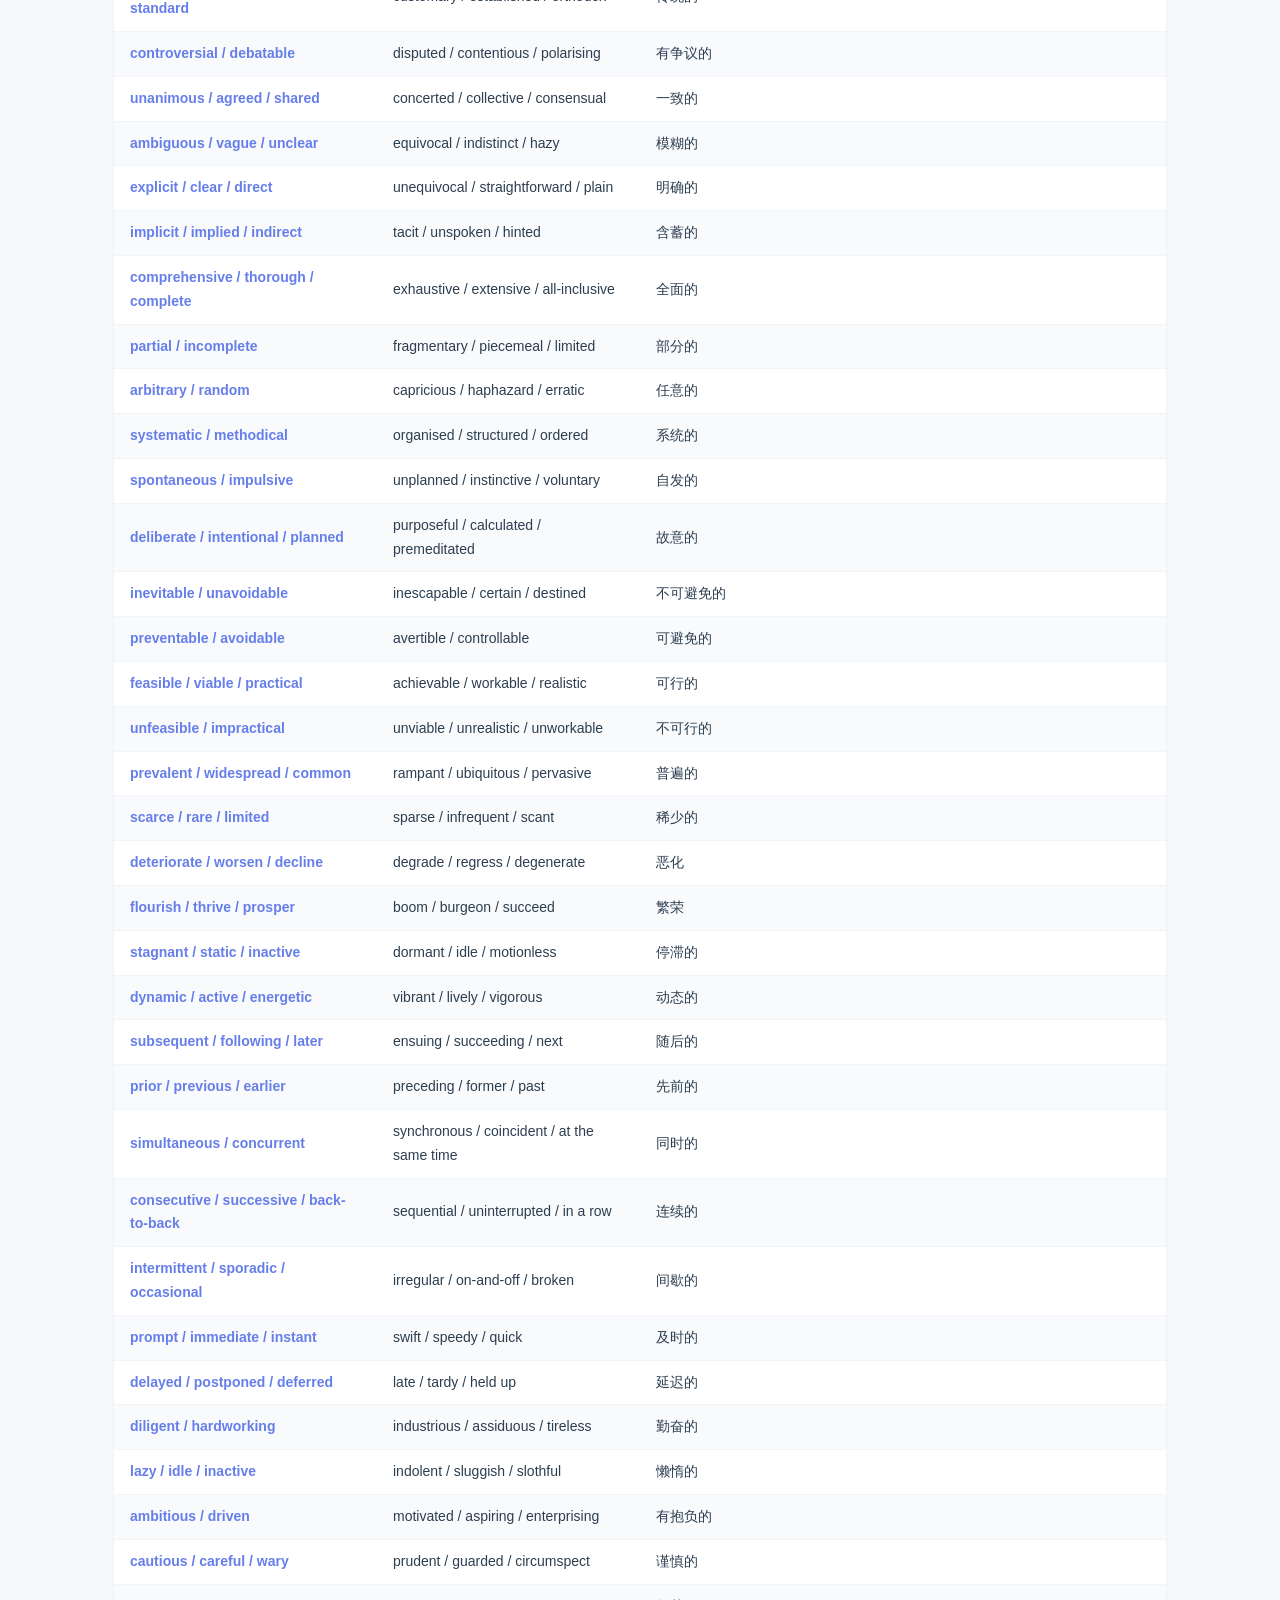
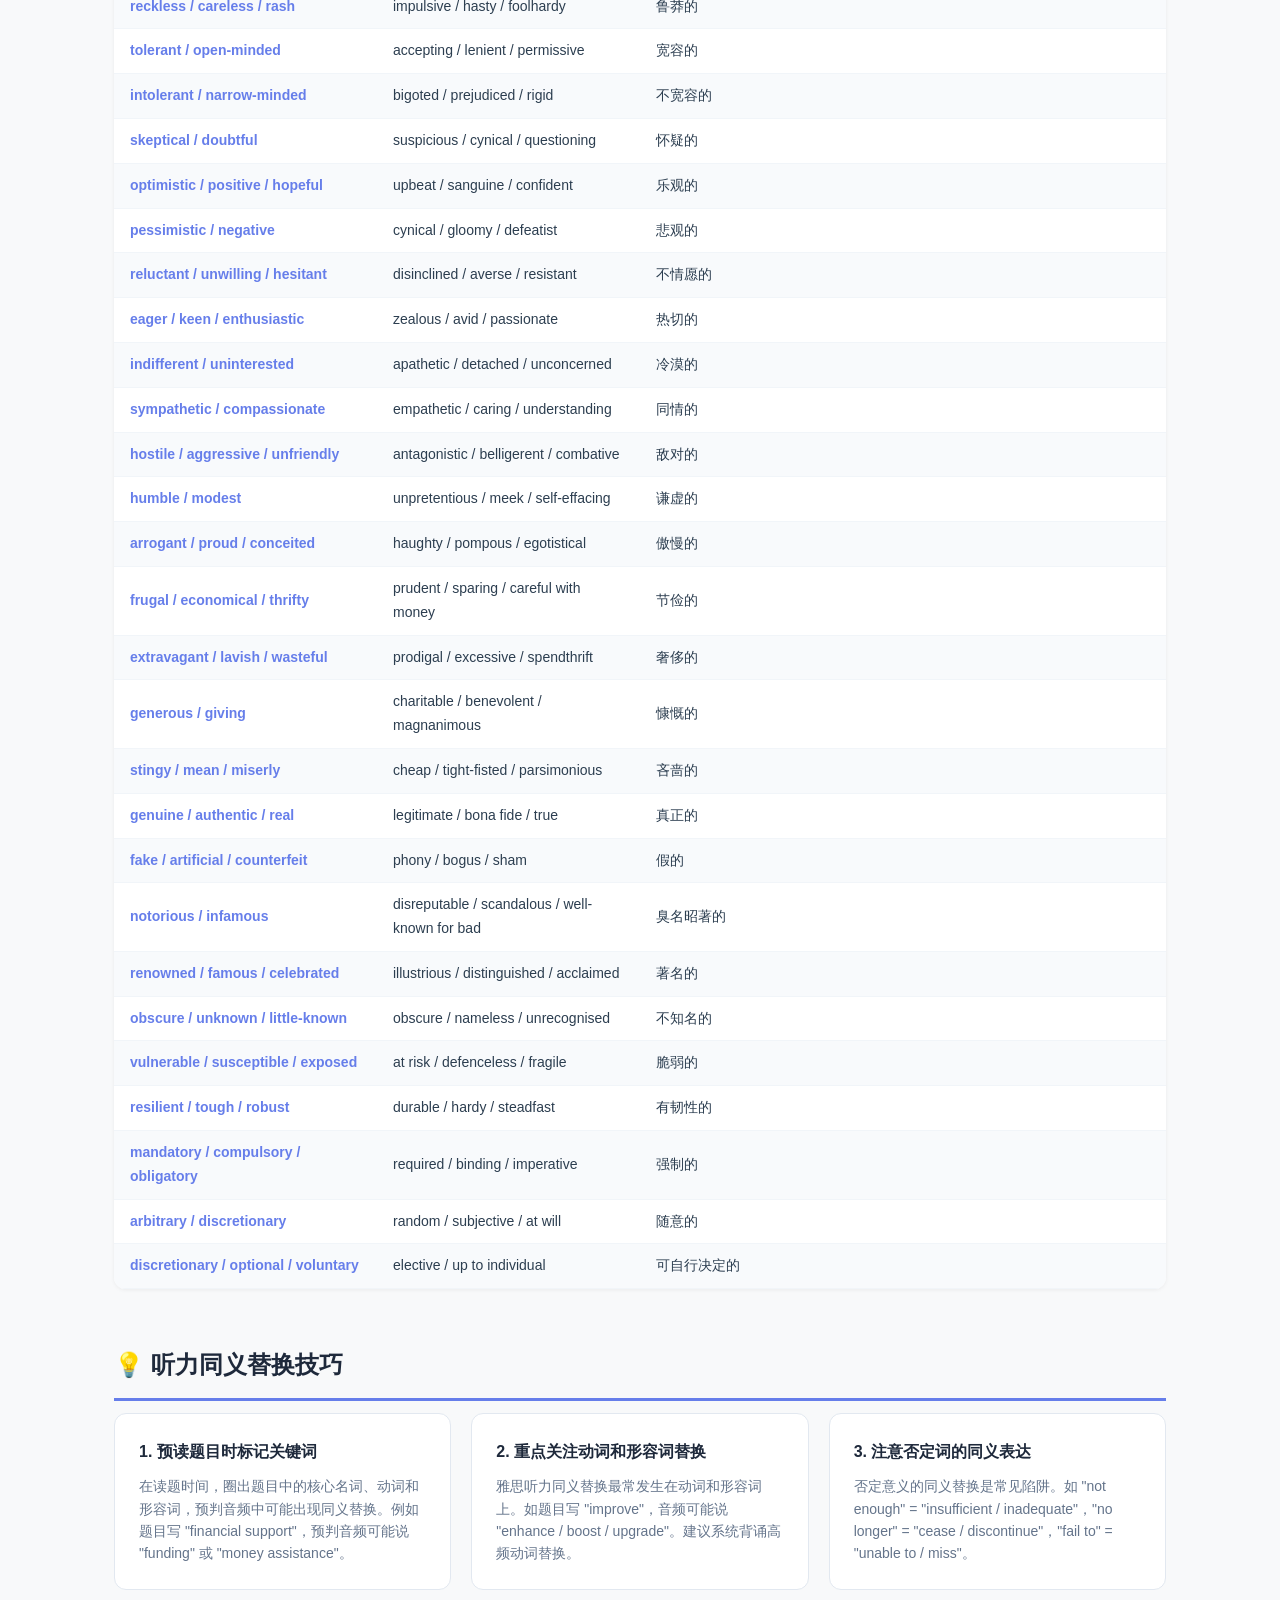
<file: vocabulary.html>
<!DOCTYPE html>
<html lang="zh-CN">
<head>
    <meta charset="UTF-8">
    <meta name="viewport" content="width=device-width, initial-scale=1.0">
    <title>同义替换总表 · 雅思听力笔记</title>
    <meta name="description" content="雅思听力同义替换词汇，按高频/中频/低频分类总结">
    <link rel="stylesheet" href="assets/style.css">
    <link rel="icon" href="data:image/svg+xml,<svg xmlns='http://www.w3.org/2000/svg' viewBox='0 0 100 100'><text y='.9em' font-size='90'>🎧</text></svg>">
</head>
<body>
    <nav class="topnav">
        <div class="nav-inner">
            <a href="index.html" class="brand">🎧 IELTS Listening Notes</a>
            <div class="nav-links">
                <a href="index.html">按真题集</a>
                <a href="vocabulary.html">同义替换总表</a>
                <a href="https://github.com/huyushao521/ielts-listening">GitHub</a>
            </div>
        </div>
    </nav>

    <header class="page-header">
        <h1>🎧 雅思听力 · 同义替换词汇</h1>
        <p>按高频 / 中频 / 低频分类整理，覆盖剑雅真题高频考点</p>
    </header>

    <main class="content">

        <!-- 导航 -->
        <nav class="toc">
            <h3>目录</h3>
            <ul>
                <li><a href="#high">🔥 高频同义替换（必背）</a></li>
                <li><a href="#medium">📌 中频同义替换（重点）</a></li>
                <li><a href="#low">📖 低频同义替换（加分）</a></li>
                <li><a href="#tips">💡 听力同义替换技巧</a></li>
            </ul>
        </nav>

        <!-- 高频 -->
        <section id="high">
            <h2>🔥 高频同义替换（必背）</h2>
            <p class="section-intro">这些替换几乎每场考试都会出现，是听力填空题和选择题的核心考点。务必烂熟于心。</p>

            <table class="vocab-table">
                <thead>
                    <tr><th style="width:25%">听力原文（听到）</th><th style="width:25%">题目/选项（看到）</th><th>说明 / 场景</th></tr>
                </thead>
                <tbody>
                    <tr><td><b>sign up / register / enrol</b></td><td>enrolment / registration</td><td>报名、注册场景（高频）</td></tr>
                    <tr><td><b>book / reserve / make a reservation</b></td><td>booking / reservation</td><td>预订（酒店、票务）</td></tr>
                    <tr><td><b>charge / fee / cost / price</b></td><td>expense / payment / tuition</td><td>费用相关</td></tr>
                    <tr><td><b>free of charge / no cost</b></td><td>complimentary / free</td><td>免费</td></tr>
                    <tr><td><b>cut down / reduce / lower</b></td><td>decrease / drop / minimise</td><td>减少、降低</td></tr>
                    <tr><td><b>increase / rise / go up / grow</b></td><td>climb / surge / soar</td><td>增加、上升</td></tr>
                    <tr><td><b>change / alter / modify</b></td><td>adjust / amend / revise</td><td>修改、更改</td></tr>
                    <tr><td><b>choose / pick / select</b></td><td>opt for / decide on</td><td>选择</td></tr>
                    <tr><td><b>give / provide / offer / supply</b></td><td>deliver / furnish / present</td><td>提供</td></tr>
                    <tr><td><b>need / require</b></td><td>necessary / demand / essential</td><td>需要</td></tr>
                    <tr><td><b>problem / issue / trouble</b></td><td>difficulty / challenge / drawback</td><td>问题</td></tr>
                    <tr><td><b>solve / fix / deal with</b></td><td>resolve / address / tackle / handle</td><td>解决</td></tr>
                    <tr><td><b>important / significant / vital</b></td><td>crucial / essential / key</td><td>重要的</td></tr>
                    <tr><td><b>big / large / huge</b></td><td>enormous / massive / substantial</td><td>大的</td></tr>
                    <tr><td><b>small / little / tiny</b></td><td>minor / minimal / negligible</td><td>小的</td></tr>
                    <tr><td><b>show / display / present</b></td><td>demonstrate / exhibit / illustrate</td><td>展示</td></tr>
                    <tr><td><b>use / utilise / apply</b></td><td>employ / make use of</td><td>使用</td></tr>
                    <tr><td><b>stop / quit / cease</b></td><td>halt / terminate / discontinue</td><td>停止</td></tr>
                    <tr><td><b>start / begin / commence</b></td><td>launch / initiate / set up</td><td>开始</td></tr>
                    <tr><td><b>help / assist / support</b></td><td>aid / facilitate / back up</td><td>帮助</td></tr>
                    <tr><td><b>job / work / occupation</b></td><td>profession / career / employment</td><td>工作</td></tr>
                    <tr><td><b>money / cash / funds</b></td><td>budget / finance / capital</td><td>钱</td></tr>
                    <tr><td><b>place / location / spot</b></td><td>site / venue / area</td><td>地点</td></tr>
                    <tr><td><b>time / period / moment</b></td><td>duration / phase / stage</td><td>时间</td></tr>
                    <tr><td><b>old / ancient / aged</b></td><td>outdated / traditional / historic</td><td>老的、旧的</td></tr>
                    <tr><td><b>new / fresh / recent</b></td><td>modern / latest / current</td><td>新的</td></tr>
                    <tr><td><b>difficult / hard / tough</b></td><td>challenging / demanding / complex</td><td>困难的</td></tr>
                    <tr><td><b>easy / simple</b></td><td>straightforward / uncomplicated</td><td>简单的</td></tr>
                    <tr><td><b>fast / quick / rapid</b></td><td>swift / speedy / prompt</td><td>快的</td></tr>
                    <tr><td><b>slow</b></td><td>gradual / leisurely</td><td>慢的</td></tr>
                    <tr><td><b>correct / right</b></td><td>accurate / precise / exact</td><td>正确的</td></tr>
                    <tr><td><b>wrong / incorrect</b></td><td>inaccurate / mistaken / false</td><td>错误的</td></tr>
                    <tr><td><b>danger / risk / threat</b></td><td>hazard / peril / jeopardy</td><td>危险</td></tr>
                    <tr><td><b>safe / secure</b></td><td>protected / guarded</td><td>安全的</td></tr>
                    <tr><td><b>happy / pleased / glad</b></td><td>delighted / satisfied / content</td><td>高兴的</td></tr>
                    <tr><td><b>sad / unhappy</b></td><td>depressed / upset / miserable</td><td>悲伤的</td></tr>
                    <tr><td><b>tired / exhausted</b></td><td>worn out / fatigued / drained</td><td>疲惫的</td></tr>
                    <tr><td><b>enjoy / like / love</b></td><td>appreciate / be fond of / prefer</td><td>喜欢</td></tr>
                    <tr><td><b>dislike / hate</b></td><td>detest / loathe / be averse to</td><td>不喜欢</td></tr>
                    <tr><td><b>agree / consent / approve</b></td><td>accept / comply / go along with</td><td>同意</td></tr>
                    <tr><td><b>disagree / object</b></td><td>oppose / reject / turn down</td><td>不同意</td></tr>
                    <tr><td><b>remember / recall</b></td><td>memorise / recollect / retain</td><td>记住</td></tr>
                    <tr><td><b>forget</b></td><td>fail to remember / overlook</td><td>忘记</td></tr>
                    <tr><td><b>look for / search / seek</b></td><td>hunt for / explore / investigate</td><td>寻找</td></tr>
                    <tr><td><b>find / discover</b></td><td>locate / uncover / detect</td><td>找到</td></tr>
                    <tr><td><b>buy / purchase</b></td><td>acquire / obtain / procure</td><td>买</td></tr>
                    <tr><td><b>sell</b></td><td>vend / trade / market</td><td>卖</td></tr>
                    <tr><td><b>keep / hold / retain</b></td><td>preserve / maintain / store</td><td>保留</td></tr>
                    <tr><td><b>make / produce / create</b></td><td>manufacture / generate / construct</td><td>制造</td></tr>
                    <tr><td><b>break / damage / destroy</b></td><td>ruin / wreck / demolish</td><td>破坏</td></tr>
                    <tr><td><b>fix / repair / mend</b></td><td>restore / refurbish / renovate</td><td>修复</td></tr>
                    <tr><td><b>move / relocate / transfer</b></td><td>shift / transport / convey</td><td>移动</td></tr>
                    <tr><td><b>arrive / reach / get to</b></td><td>land at / approach</td><td>到达</td></tr>
                    <tr><td><b>leave / depart / go away</b></td><td>exit / set off / withdraw</td><td>离开</td></tr>
                    <tr><td><b>pay / spend</b></td><td>invest / contribute / expend</td><td>付款</td></tr>
                    <tr><td><b>save / keep / store</b></td><td>preserve / conserve / hoard</td><td>保存</td></tr>
                    <tr><td><b>wait</b></td><td>hold on / delay / linger</td><td>等待</td></tr>
                    <tr><td><b>understand / know / realise</b></td><td>comprehend / grasp / perceive</td><td>理解</td></tr>
                    <tr><td><b>explain / describe</b></td><td>clarify / elaborate / illustrate</td><td>解释</td></tr>
                    <tr><td><b>ask / question</b></td><td>inquire / query / request</td><td>询问</td></tr>
                    <tr><td><b>answer / reply</b></td><td>respond / address / return</td><td>回答</td></tr>
                    <tr><td><b>arrange / organise / plan</b></td><td>schedule / coordinate / set up</td><td>安排</td></tr>
                    <tr><td><b>cancel / call off</b></td><td>abandon / scrap / withdraw</td><td>取消</td></tr>
                    <tr><td><b>delay / postpone / put off</b></td><td>defer / suspend / reschedule</td><td>推迟</td></tr>
                    <tr><td><b>limit / restrict / control</b></td><td>constrain / regulate / cap</td><td>限制</td></tr>
                    <tr><td><b>allow / permit / let</b></td><td>authorise / enable / grant</td><td>允许</td></tr>
                    <tr><td><b>refuse / reject / decline</b></td><td>deny / dismiss / turn down</td><td>拒绝</td></tr>
                    <tr><td><b>expect / anticipate / predict</b></td><td>foresee / forecast / await</td><td>预期</td></tr>
                    <tr><td><b>suggest / advise / recommend</b></td><td>propose / advocate / urge</td><td>建议</td></tr>
                    <tr><td><b>decide / determine / choose</b></td><td>resolve / conclude / settle</td><td>决定</td></tr>
                    <tr><td><b>prepare / get ready</b></td><td>arrange / set up / equip</td><td>准备</td></tr>
                    <tr><td><b>check / examine / inspect</b></td><td>verify / review / test</td><td>检查</td></tr>
                    <tr><td><b>meet / encounter / see</b></td><td>gather / assemble / convene</td><td>见面、集合</td></tr>
                    <tr><td><b>open / unlock</b></td><td>accessible / unblock</td><td>打开</td></tr>
                    <tr><td><b>close / shut</b></td><td>seal / block / shut down</td><td>关闭</td></tr>
                    <tr><td><b>connect / link / join</b></td><td>attach / associate / combine</td><td>连接</td></tr>
                    <tr><td><b>separate / divide / split</b></td><td>part / detach / partition</td><td>分开</td></tr>
                    <tr><td><b>include / contain / involve</b></td><td>comprise / consist of / incorporate</td><td>包含</td></tr>
                    <tr><td><b>exclude / leave out</b></td><td>omit / eliminate / remove</td><td>排除</td></tr>
                    <tr><td><b>improve / better / enhance</b></td><td>upgrade / refine / optimise</td><td>改善</td></tr>
                    <tr><td><b>worsen / deteriorate</b></td><td>decline / degrade / regress</td><td>恶化</td></tr>
                    <tr><td><b>reach a target / achieve</b></td><td>accomplish / attain / fulfil</td><td>达成</td></tr>
                    <tr><td><b>fail / not succeed</b></td><td>fall short / miss the mark</td><td>失败</td></tr>
                    <tr><td><b>realise / notice / spot</b></td><td>observe / detect / become aware</td><td>注意到</td></tr>
                    <tr><td><b>ignore / overlook / miss</b></td><td>neglect / disregard / bypass</td><td>忽略</td></tr>
                    <tr><td><b>confirm / make sure</b></td><td>verify / validate / assure</td><td>确认</td></tr>
                    <tr><td><b>different / various</b></td><td>diverse / distinct / varied</td><td>不同的</td></tr>
                    <tr><td><b>same / identical / equal</b></td><td>uniform / consistent / matching</td><td>相同的</td></tr>
                    <tr><td><b>enough / sufficient / adequate</b></td><td>ample / plentiful / abundant</td><td>足够的</td></tr>
                    <tr><td><b>not enough / lacking</b></td><td>insufficient / deficient / scarce</td><td>不足的</td></tr>
                    <tr><td><b>cheap / inexpensive / low-cost</b></td><td>affordable / economical / budget</td><td>便宜的</td></tr>
                    <tr><td><b>expensive / costly</b></td><td>pricey / dear / premium</td><td>贵的</td></tr>
                    <tr><td><b>common / usual / normal</b></td><td>typical / ordinary / standard</td><td>常见的</td></tr>
                    <tr><td><b>rare / uncommon</b></td><td>scarce / infrequent / unusual</td><td>罕见的</td></tr>
                    <tr><td><b>clear / obvious</b></td><td>evident / apparent / transparent</td><td>清晰的</td></tr>
                    <tr><td><b>unclear / confusing</b></td><td>vague / ambiguous / obscure</td><td>模糊的</td></tr>
                    <tr><td><b>full / complete</b></td><td>entire / whole / comprehensive</td><td>完整的</td></tr>
                    <tr><td><b>empty / blank</b></td><td>vacant / void / unoccupied</td><td>空的</td></tr>
                    <tr><td><b>strong / powerful</b></td><td>robust / sturdy / intense</td><td>强的</td></tr>
                    <tr><td><b>weak / fragile</b></td><td>feeble / vulnerable / delicate</td><td>弱的</td></tr>
                    <tr><td><b>available / ready</b></td><td>accessible / on hand / obtainable</td><td>可用的</td></tr>
                    <tr><td><b>unavailable / out of stock</b></td><td>not in stock / sold out</td><td>不可用的</td></tr>
                    <tr><td><b>compulsory / required / mandatory</b></td><td>obligatory / must / essential</td><td>必须的</td></tr>
                    <tr><td><b>optional / voluntary</b></td><td>elective / non-compulsory</td><td>可选的</td></tr>
                    <tr><td><b>in advance / beforehand</b></td><td>prior / ahead of time / early</td><td>提前</td></tr>
                    <tr><td><b>on time / punctual</b></td><td>prompt / timely / schedule</td><td>准时</td></tr>
                    <tr><td><b>late / delayed</b></td><td>tardy / overdue / behind schedule</td><td>迟到</td></tr>
                    <tr><td><b>at least / minimum</b></td><td>no less than / bare minimum</td><td>至少</td></tr>
                    <tr><td><b>at most / maximum</b></td><td>no more than / upper limit</td><td>至多</td></tr>
                    <tr><td><b>approximately / about / around</b></td><td>roughly / nearly / close to</td><td>大约</td></tr>
                    <tr><td><b>exactly / precisely</b></td><td>accurately / spot on</td><td>精确地</td></tr>
                    <tr><td><b>currently / now / at present</b></td><td>at the moment / nowadays</td><td>目前</td></tr>
                    <tr><td><b>previously / before</b></td><td>formerly / earlier / prior</td><td>以前</td></tr>
                    <tr><td><b>in the future / later</b></td><td>subsequently / eventually / upcoming</td><td>将来</td></tr>
                    <tr><td><b>suddenly / unexpectedly</b></td><td>abruptly / without warning</td><td>突然</td></tr>
                    <tr><td><b>gradually / slowly</b></td><td>step by step / progressively</td><td>逐渐</td></tr>
                    <tr><td><b>temporarily / for now</b></td><td>briefly / for the time being</td><td>暂时</td></tr>
                    <tr><td><b>permanently / forever</b></td><td>for good / indefinitely</td><td>永久</td></tr>
                    <tr><td><b>near / close to</b></td><td>adjacent to / next to / by</td><td>靠近</td></tr>
                    <tr><td><b>far / distant</b></td><td>remote / far away</td><td>远</td></tr>
                    <tr><td><b>inside / within</b></td><td>indoors / interior</td><td>里面</td></tr>
                    <tr><td><b>outside / out</b></td><td>outdoors / exterior</td><td>外面</td></tr>
                    <tr><td><b>above / over / higher than</b></td><td>beyond / atop</td><td>上方</td></tr>
                    <tr><td><b>below / under / lower than</b></td><td>beneath / underneath</td><td>下方</td></tr>
                    <tr><td><b>beside / next to</b></td><td>alongside / adjacent to / by</td><td>旁边</td></tr>
                    <tr><td><b>between / among</b></td><td>amidst / in the middle of</td><td>之间</td></tr>
                    <tr><td><b>opposite / across from</b></td><td>facing / fronting</td><td>对面</td></tr>
                    <tr><td><b>behind / at the back</b></td><td>after / in the rear of</td><td>后面</td></tr>
                    <tr><td><b>in front of / ahead</b></td><td>before / leading</td><td>前面</td></tr>
                </tbody>
            </table>
        </section>

        <!-- 中频 -->
        <section id="medium">
            <h2>📌 中频同义替换（重点）</h2>
            <p class="section-intro">这些替换在剑雅真题中反复出现，尤其在 Section 3 和 Section 4 的学术场景中常见。建议重点记忆。</p>

            <table class="vocab-table">
                <thead>
                    <tr><th style="width:25%">听力原文（听到）</th><th style="width:25%">题目/选项（看到）</th><th>说明 / 场景</th></tr>
                </thead>
                <tbody>
                    <tr><td><b>investigate / look into</b></td><td>examine / explore / research</td><td>调查（学术场景）</td></tr>
                    <tr><td><b>collect / gather</b></td><td>accumulate / assemble / compile</td><td>收集（数据）</td></tr>
                    <tr><td><b>analyse / study</b></td><td>evaluate / assess / examine</td><td>分析</td></tr>
                    <tr><td><b>result / outcome</b></td><td>consequence / finding / conclusion</td><td>结果</td></tr>
                    <tr><td><b>method / way / approach</b></td><td>technique / procedure / strategy</td><td>方法</td></tr>
                    <tr><td><b>theory / idea / hypothesis</b></td><td>concept / assumption / notion</td><td>理论</td></tr>
                    <tr><td><b>evidence / proof</b></td><td>data / indication / support</td><td>证据</td></tr>
                    <tr><td><b>experiment / test / trial</b></td><td>study / investigation</td><td>实验</td></tr>
                    <tr><td><b>effect / impact / influence</b></td><td>consequence / repercussion</td><td>影响</td></tr>
                    <tr><td><b>cause / lead to / result in</b></td><td>bring about / trigger / generate</td><td>导致</td></tr>
                    <tr><td><b>source / origin</b></td><td>starting point / root / beginning</td><td>来源</td></tr>
                    <tr><td><b>factor / element / aspect</b></td><td>component / variable / dimension</td><td>因素</td></tr>
                    <tr><td><b>function / role / purpose</b></td><td>use / aim / objective</td><td>功能</td></tr>
                    <tr><td><b>structure / framework</b></td><td>organisation / arrangement / layout</td><td>结构</td></tr>
                    <tr><td><b>process / procedure</b></td><td>steps / sequence / workflow</td><td>过程</td></tr>
                    <tr><td><b>system / network</b></td><td>framework / setup / mechanism</td><td>系统</td></tr>
                    <tr><td><b>advantage / benefit / pro</b></td><td>merit / strength / positive</td><td>优点</td></tr>
                    <tr><td><b>disadvantage / drawback / con</b></td><td>weakness / flaw / limitation</td><td>缺点</td></tr>
                    <tr><td><b>feature / characteristic</b></td><td>trait / attribute / quality / property</td><td>特征</td></tr>
                    <tr><td><b>pattern / trend</b></td><td>tendency / direction / cycle</td><td>模式、趋势</td></tr>
                    <tr><td><b>quantity / amount / number</b></td><td>volume / total / figure</td><td>数量</td></tr>
                    <tr><td><b>quality / standard</b></td><td>calibre / grade / level</td><td>质量</td></tr>
                    <tr><td><b>category / type / kind</b></td><td>class / group / sort</td><td>类别</td></tr>
                    <tr><td><b>example / instance / case</b></td><td>illustration / sample / specimen</td><td>例子</td></tr>
                    <tr><td><b>reason / cause / why</b></td><td>justification / grounds / basis</td><td>原因</td></tr>
                    <tr><td><b>aim / goal / target</b></td><td>objective / purpose / intention</td><td>目标</td></tr>
                    <tr><td><b>focus / concentrate</b></td><td>centre on / direct attention to</td><td>聚焦</td></tr>
                    <tr><td><b>summarise / conclude</b></td><td>wrap up / recap / finalise</td><td>总结</td></tr>
                    <tr><td><b>compare / contrast</b></td><td>evaluate against / match up</td><td>比较</td></tr>
                    <tr><td><b>emphasise / highlight / stress</b></td><td>draw attention to / underline</td><td>强调</td></tr>
                    <tr><td><b>simplify / make easier</b></td><td>streamline / condense / reduce</td><td>简化</td></tr>
                    <tr><td><b>complicate / make harder</b></td><td>complexify / elaborate</td><td>复杂化</td></tr>
                    <tr><td><b>expand / grow / extend</b></td><td>broaden / enlarge / amplify</td><td>扩展</td></tr>
                    <tr><td><b>shrink / contract / reduce</b></td><td>diminish / decrease / compress</td><td>缩小</td></tr>
                    <tr><td><b>replace / substitute</b></td><td>swap / exchange / take over</td><td>替换</td></tr>
                    <tr><td><b>adapt / adjust</b></td><td>modify / accommodate / tailor</td><td>适应</td></tr>
                    <tr><td><b>adopt / take on</b></td><td>embrace / accept / implement</td><td>采纳</td></tr>
                    <tr><td><b>reject / refuse / turn down</b></td><td>dismiss / decline / veto</td><td>拒绝</td></tr>
                    <tr><td><b>support / back / endorse</b></td><td>advocate / champion / uphold</td><td>支持</td></tr>
                    <tr><td><b>oppose / object / go against</b></td><td>resist / contest / counter</td><td>反对</td></tr>
                    <tr><td><b>prove / demonstrate / show</b></td><td>verify / confirm / establish</td><td>证明</td></tr>
                    <tr><td><b>discover / find out</b></td><td>uncover / unearth / detect</td><td>发现</td></tr>
                    <tr><td><b>publish / release / issue</b></td><td>print / circulate / distribute</td><td>出版</td></tr>
                    <tr><td><b>update / revise / change</b></td><td>amend / modify / refresh</td><td>更新</td></tr>
                    <tr><td><b>outdated / old-fashioned</b></td><td>obsolete / archaic / dated</td><td>过时的</td></tr>
                    <tr><td><b>modern / up-to-date</b></td><td>contemporary / current / latest</td><td>现代的</td></tr>
                    <tr><td><b>efficient / productive</b></td><td>effective / streamlined / optimised</td><td>高效的</td></tr>
                    <tr><td><b>inefficient / wasteful</b></td><td>unproductive / sluggish</td><td>低效的</td></tr>
                    <tr><td><b>reliable / dependable / trustworthy</b></td><td>consistent / stable / credible</td><td>可靠的</td></tr>
                    <tr><td><b>unreliable / untrustworthy</b></td><td>inconsistent / unstable</td><td>不可靠的</td></tr>
                    <tr><td><b>suitable / appropriate / fit</b></td><td>proper / fitting / apt</td><td>合适的</td></tr>
                    <tr><td><b>unsuitable / inappropriate</b></td><td>unfit / improper / wrong</td><td>不合适的</td></tr>
                    <tr><td><b>available / accessible</b></td><td>obtainable / on hand / ready</td><td>可获得的</td></tr>
                    <tr><td><b>flexible / adaptable</b></td><td>versatile / adjustable / elastic</td><td>灵活的</td></tr>
                    <tr><td><b>rigid / strict / firm</b></td><td>inflexible / fixed / stringent</td><td>严格的</td></tr>
                    <tr><td><b>voluntary / optional</b></td><td>elective / by choice</td><td>自愿的</td></tr>
                    <tr><td><b>domestic / home / local</b></td><td>internal / national / household</td><td>国内的</td></tr>
                    <tr><td><b>international / global / worldwide</b></td><td>overseas / foreign / universal</td><td>国际的</td></tr>
                    <tr><td><b>urban / city</b></td><td>metropolitan / municipal / town</td><td>城市的</td></tr>
                    <tr><td><b>rural / countryside</b></td><td>agricultural / village / remote</td><td>乡村的</td></tr>
                    <tr><td><b>public / open</b></td><td>shared / communal / general</td><td>公共的</td></tr>
                    <tr><td><b>private / personal</b></td><td>confidential / exclusive / own</td><td>私人的</td></tr>
                    <tr><td><b>formal / official</b></td><td>structured / conventional / proper</td><td>正式的</td></tr>
                    <tr><td><b>informal / casual</b></td><td>relaxed / unofficial / easy-going</td><td>非正式的</td></tr>
                    <tr><td><b>artificial / man-made / synthetic</b></td><td>manufactured / fabricated</td><td>人造的</td></tr>
                    <tr><td><b>natural / organic</b></td><td>raw / unprocessed / native</td><td>天然的</td></tr>
                    <tr><td><b>renewable / sustainable</b></td><td>reusable / eco-friendly / green</td><td>可再生的</td></tr>
                    <tr><td><b>disposable / single-use</b></td><td>throwaway / non-reusable</td><td>一次性的</td></tr>
                    <tr><td><b>contaminate / pollute</b></td><td>taint / infect / spoil</td><td>污染</td></tr>
                    <tr><td><b>preserve / conserve / protect</b></td><td>safeguard / maintain / defend</td><td>保护</td></tr>
                    <tr><td><b>destroy / ruin / devastate</b></td><td>demolish / eradicate / wipe out</td><td>破坏</td></tr>
                    <tr><td><b>prevent / stop / avoid</b></td><td>hinder / obstruct / avert</td><td>阻止</td></tr>
                    <tr><td><b>encourage / motivate / inspire</b></td><td>stimulate / spur / prompt</td><td>鼓励</td></tr>
                    <tr><td><b>discourage / deter / prevent</b></td><td>dissuade / inhibit / hinder</td><td>阻碍</td></tr>
                    <tr><td><b>participate / take part / join</b></td><td>engage / involve / contribute</td><td>参与</td></tr>
                    <tr><td><b>cooperate / work together</b></td><td>collaborate / team up / coordinate</td><td>合作</td></tr>
                    <tr><td><b>compete / rival</b></td><td>contend / vie / challenge</td><td>竞争</td></tr>
                    <tr><td><b>succeed / achieve / accomplish</b></td><td>attain / triumph / realise</td><td>成功</td></tr>
                    <tr><td><b>improve / enhance / boost</b></td><td>upgrade / elevate / strengthen</td><td>提升</td></tr>
                    <tr><td><b>maintain / keep / sustain</b></td><td>preserve / uphold / retain</td><td>维持</td></tr>
                    <tr><td><b>establish / set up / found</b></td><td>create / institute / launch</td><td>建立</td></tr>
                    <tr><td><b>abolish / cancel / end</b></td><td>eliminate / eradicate / terminate</td><td>废除</td></tr>
                    <tr><td><b>distribute / hand out / give out</b></td><td>allocate / dispense / deliver</td><td>分发</td></tr>
                    <tr><td><b>allocate / assign / distribute</b></td><td>designate / apportion / allot</td><td>分配</td></tr>
                    <tr><td><b>calculate / compute / work out</b></td><td>estimate / figure / determine</td><td>计算</td></tr>
                    <tr><td><b>measure / weigh / assess</b></td><td>evaluate / gauge / quantify</td><td>测量</td></tr>
                    <tr><td><b>estimate / guess / approximate</b></td><td>roughly calculate / project</td><td>估计</td></tr>
                    <tr><td><b>accurate / precise / exact</b></td><td>correct / spot-on / faithful</td><td>准确的</td></tr>
                    <tr><td><b>vary / differ / change</b></td><td>fluctuate / diverge / alternate</td><td>变化</td></tr>
                    <tr><td><b>stable / steady / constant</b></td><td>unchanging / consistent / fixed</td><td>稳定的</td></tr>
                    <tr><td><b>dramatic / significant / major</b></td><td>substantial / considerable / notable</td><td>显著的</td></tr>
                    <tr><td><b>slight / small / minor</b></td><td>marginal / negligible / minimal</td><td>微小的</td></tr>
                    <tr><td><b>temporary / short-term</b></td><td>brief / transient / fleeting</td><td>暂时的</td></tr>
                    <tr><td><b>permanent / long-term / lasting</b></td><td>enduring / perpetual / lifelong</td><td>永久的</td></tr>
                    <tr><td><b>annual / yearly</b></td><td>per year / once a year</td><td>每年的</td></tr>
                    <tr><td><b>regular / routine / scheduled</b></td><td>periodic / habitual / customary</td><td>定期的</td></tr>
                    <tr><td><b>occasional / sometimes</b></td><td>irregular / sporadic / intermittent</td><td>偶尔的</td></tr>
                    <tr><td><b>frequent / often / regular</b></td><td>recurring / repeated / common</td><td>频繁的</td></tr>
                    <tr><td><b>rare / seldom / infrequent</b></td><td>scarce / uncommon / unusual</td><td>罕见的</td></tr>
                </tbody>
            </table>
        </section>

        <!-- 低频 -->
        <section id="low">
            <h2>📖 低频同义替换（加分）</h2>
            <p class="section-intro">这些替换出现频率较低，但一旦出现往往决定了能不能拿到难题的分数。掌握了这些可以冲刺高分。</p>

            <table class="vocab-table">
                <thead>
                    <tr><th style="width:25%">听力原文（听到）</th><th style="width:25%">题目/选项（看到）</th><th>说明 / 场景</th></tr>
                </thead>
                <tbody>
                    <tr><td><b>administer / manage / run</b></td><td>oversee / supervise / direct</td><td>管理（行政场景）</td></tr>
                    <tr><td><b>implement / carry out / execute</b></td><td>enforce / apply / operationalise</td><td>实施</td></tr>
                    <tr><td><b>legitimate / lawful / legal</b></td><td>valid / authorised / rightful</td><td>合法的</td></tr>
                    <tr><td><b>illegal / unlawful</b></td><td>illicit / unauthorised / prohibited</td><td>非法的</td></tr>
                    <tr><td><b>comply with / abide by / follow</b></td><td>adhere to / conform to / observe</td><td>遵守</td></tr>
                    <tr><td><b>violate / breach / break</b></td><td>infringe / contravene / defy</td><td>违反</td></tr>
                    <tr><td><b>authorize / permit / approve</b></td><td>sanction / endorse / warrant</td><td>授权</td></tr>
                    <tr><td><b>prohibit / ban / forbid</b></td><td>outlaw / restrict / bar</td><td>禁止</td></tr>
                    <tr><td><b>negotiate / bargain</b></td><td>mediate / discuss / arrange</td><td>谈判</td></tr>
                    <tr><td><b>compromise / give in</b></td><td>concede / yield / settle</td><td>妥协</td></tr>
                    <tr><td><b>acknowledge / admit / recognise</b></td><td>confess / concede / grant</td><td>承认</td></tr>
                    <tr><td><b>deny / disclaim</b></td><td>repudiate / refute / disavow</td><td>否认</td></tr>
                    <tr><td><b>justify / defend / rationalise</b></td><td>vindicate / support / explain</td><td>辩护</td></tr>
                    <tr><td><b>accuse / blame / charge</b></td><td>indict / implicate / point finger</td><td>指控</td></tr>
                    <tr><td><b>testify / give evidence</b></td><td>bear witness / attest / state</td><td>作证</td></tr>
                    <tr><td><b>verify / confirm / validate</b></td><td>authenticate / corroborate / substantiate</td><td>验证</td></tr>
                    <tr><td><b>contradict / disagree / clash</b></td><td>counter / oppose / conflict</td><td>矛盾</td></tr>
                    <tr><td><b>consistent / coherent / compatible</b></td><td>aligned / in agreement / uniform</td><td>一致的</td></tr>
                    <tr><td><b>inconsistent / contradictory</b></td><td>conflicting / at odds / discordant</td><td>不一致的</td></tr>
                    <tr><td><b>relevant / related / pertinent</b></td><td>applicable / germane / connected</td><td>相关的</td></tr>
                    <tr><td><b>irrelevant / unrelated</b></td><td>unconnected / extraneous / off-topic</td><td>无关的</td></tr>
                    <tr><td><b>adequate / sufficient / ample</b></td><td>enough / plentiful / satisfactory</td><td>充足的</td></tr>
                    <tr><td><b>inadequate / insufficient</b></td><td>deficient / lacking / wanting</td><td>不足的</td></tr>
                    <tr><td><b>surplus / extra / excess</b></td><td>additional / leftover / superfluous</td><td>剩余的</td></tr>
                    <tr><td><b>deficit / shortage / lack</b></td><td>shortfall / scarcity / dearth</td><td>短缺</td></tr>
                    <tr><td><b>predominant / main / principal</b></td><td>primary / chief / leading</td><td>主要的</td></tr>
                    <tr><td><b>secondary / minor / lesser</b></td><td>subordinate / auxiliary / subsidiary</td><td>次要的</td></tr>
                    <tr><td><b>innovative / novel / pioneering</b></td><td>groundbreaking / inventive / original</td><td>创新的</td></tr>
                    <tr><td><b>conventional / traditional / standard</b></td><td>customary / established / orthodox</td><td>传统的</td></tr>
                    <tr><td><b>controversial / debatable</b></td><td>disputed / contentious / polarising</td><td>有争议的</td></tr>
                    <tr><td><b>unanimous / agreed / shared</b></td><td>concerted / collective / consensual</td><td>一致的</td></tr>
                    <tr><td><b>ambiguous / vague / unclear</b></td><td>equivocal / indistinct / hazy</td><td>模糊的</td></tr>
                    <tr><td><b>explicit / clear / direct</b></td><td>unequivocal / straightforward / plain</td><td>明确的</td></tr>
                    <tr><td><b>implicit / implied / indirect</b></td><td>tacit / unspoken / hinted</td><td>含蓄的</td></tr>
                    <tr><td><b>comprehensive / thorough / complete</b></td><td>exhaustive / extensive / all-inclusive</td><td>全面的</td></tr>
                    <tr><td><b>partial / incomplete</b></td><td>fragmentary / piecemeal / limited</td><td>部分的</td></tr>
                    <tr><td><b>arbitrary / random</b></td><td>capricious / haphazard / erratic</td><td>任意的</td></tr>
                    <tr><td><b>systematic / methodical</b></td><td>organised / structured / ordered</td><td>系统的</td></tr>
                    <tr><td><b>spontaneous / impulsive</b></td><td>unplanned / instinctive / voluntary</td><td>自发的</td></tr>
                    <tr><td><b>deliberate / intentional / planned</b></td><td>purposeful / calculated / premeditated</td><td>故意的</td></tr>
                    <tr><td><b>inevitable / unavoidable</b></td><td>inescapable / certain / destined</td><td>不可避免的</td></tr>
                    <tr><td><b>preventable / avoidable</b></td><td>avertible / controllable</td><td>可避免的</td></tr>
                    <tr><td><b>feasible / viable / practical</b></td><td>achievable / workable / realistic</td><td>可行的</td></tr>
                    <tr><td><b>unfeasible / impractical</b></td><td>unviable / unrealistic / unworkable</td><td>不可行的</td></tr>
                    <tr><td><b>prevalent / widespread / common</b></td><td>rampant / ubiquitous / pervasive</td><td>普遍的</td></tr>
                    <tr><td><b>scarce / rare / limited</b></td><td>sparse / infrequent / scant</td><td>稀少的</td></tr>
                    <tr><td><b>deteriorate / worsen / decline</b></td><td>degrade / regress / degenerate</td><td>恶化</td></tr>
                    <tr><td><b>flourish / thrive / prosper</b></td><td>boom / burgeon / succeed</td><td>繁荣</td></tr>
                    <tr><td><b>stagnant / static / inactive</b></td><td>dormant / idle / motionless</td><td>停滞的</td></tr>
                    <tr><td><b>dynamic / active / energetic</b></td><td>vibrant / lively / vigorous</td><td>动态的</td></tr>
                    <tr><td><b>subsequent / following / later</b></td><td>ensuing / succeeding / next</td><td>随后的</td></tr>
                    <tr><td><b>prior / previous / earlier</b></td><td>preceding / former / past</td><td>先前的</td></tr>
                    <tr><td><b>simultaneous / concurrent</b></td><td>synchronous / coincident / at the same time</td><td>同时的</td></tr>
                    <tr><td><b>consecutive / successive / back-to-back</b></td><td>sequential / uninterrupted / in a row</td><td>连续的</td></tr>
                    <tr><td><b>intermittent / sporadic / occasional</b></td><td>irregular / on-and-off / broken</td><td>间歇的</td></tr>
                    <tr><td><b>prompt / immediate / instant</b></td><td>swift / speedy / quick</td><td>及时的</td></tr>
                    <tr><td><b>delayed / postponed / deferred</b></td><td>late / tardy / held up</td><td>延迟的</td></tr>
                    <tr><td><b>diligent / hardworking</b></td><td>industrious / assiduous / tireless</td><td>勤奋的</td></tr>
                    <tr><td><b>lazy / idle / inactive</b></td><td>indolent / sluggish / slothful</td><td>懒惰的</td></tr>
                    <tr><td><b>ambitious / driven</b></td><td>motivated / aspiring / enterprising</td><td>有抱负的</td></tr>
                    <tr><td><b>cautious / careful / wary</b></td><td>prudent / guarded / circumspect</td><td>谨慎的</td></tr>
                    <tr><td><b>reckless / careless / rash</b></td><td>impulsive / hasty / foolhardy</td><td>鲁莽的</td></tr>
                    <tr><td><b>tolerant / open-minded</b></td><td>accepting / lenient / permissive</td><td>宽容的</td></tr>
                    <tr><td><b>intolerant / narrow-minded</b></td><td>bigoted / prejudiced / rigid</td><td>不宽容的</td></tr>
                    <tr><td><b>skeptical / doubtful</b></td><td>suspicious / cynical / questioning</td><td>怀疑的</td></tr>
                    <tr><td><b>optimistic / positive / hopeful</b></td><td>upbeat / sanguine / confident</td><td>乐观的</td></tr>
                    <tr><td><b>pessimistic / negative</b></td><td>cynical / gloomy / defeatist</td><td>悲观的</td></tr>
                    <tr><td><b>reluctant / unwilling / hesitant</b></td><td>disinclined / averse / resistant</td><td>不情愿的</td></tr>
                    <tr><td><b>eager / keen / enthusiastic</b></td><td>zealous / avid / passionate</td><td>热切的</td></tr>
                    <tr><td><b>indifferent / uninterested</b></td><td>apathetic / detached / unconcerned</td><td>冷漠的</td></tr>
                    <tr><td><b>sympathetic / compassionate</b></td><td>empathetic / caring / understanding</td><td>同情的</td></tr>
                    <tr><td><b>hostile / aggressive / unfriendly</b></td><td>antagonistic / belligerent / combative</td><td>敌对的</td></tr>
                    <tr><td><b>humble / modest</b></td><td>unpretentious / meek / self-effacing</td><td>谦虚的</td></tr>
                    <tr><td><b>arrogant / proud / conceited</b></td><td>haughty / pompous / egotistical</td><td>傲慢的</td></tr>
                    <tr><td><b>frugal / economical / thrifty</b></td><td>prudent / sparing / careful with money</td><td>节俭的</td></tr>
                    <tr><td><b>extravagant / lavish / wasteful</b></td><td>prodigal / excessive / spendthrift</td><td>奢侈的</td></tr>
                    <tr><td><b>generous / giving</b></td><td>charitable / benevolent / magnanimous</td><td>慷慨的</td></tr>
                    <tr><td><b>stingy / mean / miserly</b></td><td>cheap / tight-fisted / parsimonious</td><td>吝啬的</td></tr>
                    <tr><td><b>genuine / authentic / real</b></td><td>legitimate / bona fide / true</td><td>真正的</td></tr>
                    <tr><td><b>fake / artificial / counterfeit</b></td><td>phony / bogus / sham</td><td>假的</td></tr>
                    <tr><td><b>notorious / infamous</b></td><td>disreputable / scandalous / well-known for bad</td><td>臭名昭著的</td></tr>
                    <tr><td><b>renowned / famous / celebrated</b></td><td>illustrious / distinguished / acclaimed</td><td>著名的</td></tr>
                    <tr><td><b>obscure / unknown / little-known</b></td><td>obscure / nameless / unrecognised</td><td>不知名的</td></tr>
                    <tr><td><b>vulnerable / susceptible / exposed</b></td><td>at risk / defenceless / fragile</td><td>脆弱的</td></tr>
                    <tr><td><b>resilient / tough / robust</b></td><td>durable / hardy / steadfast</td><td>有韧性的</td></tr>
                    <tr><td><b>mandatory / compulsory / obligatory</b></td><td>required / binding / imperative</td><td>强制的</td></tr>
                    <tr><td><b>arbitrary / discretionary</b></td><td>random / subjective / at will</td><td>随意的</td></tr>
                    <tr><td><b>discretionary / optional / voluntary</b></td><td>elective / up to individual</td><td>可自行决定的</td></tr>
                </tbody>
            </table>
        </section>

        <!-- 技巧 -->
        <section id="tips">
            <h2>💡 听力同义替换技巧</h2>
            <div class="tips-grid">
                <div class="tip-card">
                    <h3>1. 预读题目时标记关键词</h3>
                    <p>在读题时间，圈出题目中的核心名词、动词和形容词，预判音频中可能出现同义替换。例如题目写 "financial support"，预判音频可能说 "funding" 或 "money assistance"。</p>
                </div>
                <div class="tip-card">
                    <h3>2. 重点关注动词和形容词替换</h3>
                    <p>雅思听力同义替换最常发生在动词和形容词上。如题目写 "improve"，音频可能说 "enhance / boost / upgrade"。建议系统背诵高频动词替换。</p>
                </div>
                <div class="tip-card">
                    <h3>3. 注意否定词的同义表达</h3>
                    <p>否定意义的同义替换是常见陷阱。如 "not enough" = "insufficient / inadequate"，"no longer" = "cease / discontinue"，"fail to" = "unable to / miss"。</p>
                </div>
                <div class="tip-card">
                    <h3>4. 数字和频率的同义替换</h3>
                    <p>如 "a third" = "33% / one in three"，"the majority" = "most / over half"，"twice" = "double / two times"。注意分数与百分比的转换。</p>
                </div>
                <div class="tip-card">
                    <h3>5. 注意词性转换</h3>
                    <p>同义替换不总是换词，有时是词性转换。如题目名词 "requirement"，音频动词 "require"；题目形容词 "accessible"，音频动词 "access"。</p>
                </div>
                <div class="tip-card">
                    <h3>6. 选项题：先排除，再匹配</h3>
                    <p>选择题中，先排除明显不符合的选项，然后对剩下的选项逐一匹配同义替换。注意干扰项往往用题目原词，正确答案往往用同义替换。</p>
                </div>
            </div>
        </section>

    </main>

    <footer class="footer">
        <p>&copy; 2026 <a href="https://github.com/huyushao521">huyushao521</a> · MIT License</p>
    </footer>
</body>
</html>
</file>
<file: assets/style.css>
/* ===== Reset & Base ===== */
* { margin: 0; padding: 0; box-sizing: border-box; }

body {
    font-family: -apple-system, BlinkMacSystemFont, 'Segoe UI', Roboto, 'Helvetica Neue', Arial, 'PingFang SC', 'Microsoft YaHei', sans-serif;
    line-height: 1.7;
    color: #2c3e50;
    background: #f8f9fa;
}

a { color: #667eea; text-decoration: none; }
a:hover { text-decoration: underline; }

/* ===== Top Nav ===== */
.topnav {
    background: #fff;
    border-bottom: 1px solid #e2e8f0;
    position: sticky;
    top: 0;
    z-index: 100;
    box-shadow: 0 1px 3px rgba(0,0,0,0.06);
}

.nav-inner {
    max-width: 1100px;
    margin: 0 auto;
    padding: 0 24px;
    height: 56px;
    display: flex;
    align-items: center;
    justify-content: space-between;
}

.brand {
    font-size: 18px;
    font-weight: 700;
    color: #2c3e50;
}

.nav-links { display: flex; gap: 24px; }
.nav-links a { font-size: 14px; color: #64748b; font-weight: 500; }
.nav-links a:hover { color: #667eea; }

/* ===== Hero (Index Page) ===== */
.hero {
    background: linear-gradient(135deg, #667eea 0%, #764ba2 100%);
    color: #fff;
    padding: 80px 24px;
    text-align: center;
}

.hero-inner { max-width: 800px; margin: 0 auto; }

.hero h1 {
    font-size: 42px;
    font-weight: 800;
    margin-bottom: 12px;
}

.hero-sub {
    font-size: 18px;
    opacity: 0.9;
    margin-bottom: 48px;
}

.hero-cards {
    display: flex;
    gap: 24px;
    justify-content: center;
    flex-wrap: wrap;
}

.card {
    background: rgba(255,255,255,0.15);
    backdrop-filter: blur(10px);
    border: 1px solid rgba(255,255,255,0.2);
    border-radius: 16px;
    padding: 32px 40px;
    min-width: 240px;
    display: flex;
    flex-direction: column;
    align-items: center;
    gap: 8px;
    transition: transform 0.2s, background 0.2s;
}

.card:hover {
    transform: translateY(-4px);
    background: rgba(255,255,255,0.25);
    text-decoration: none;
}

.card-icon { font-size: 40px; }
.card-title { font-size: 20px; font-weight: 700; color: #fff; }
.card-desc { font-size: 13px; color: rgba(255,255,255,0.8); }

/* ===== Page Header (Sub Pages) ===== */
.page-header {
    background: linear-gradient(135deg, #667eea 0%, #764ba2 100%);
    color: #fff;
    padding: 56px 24px;
    text-align: center;
}

.page-header h1 { font-size: 32px; font-weight: 800; margin-bottom: 8px; }
.page-header p { font-size: 15px; opacity: 0.9; }

/* ===== Content ===== */
.content {
    max-width: 1100px;
    margin: 0 auto;
    padding: 40px 24px;
}

/* ===== TOC ===== */
.toc {
    background: #fff;
    border: 1px solid #e2e8f0;
    border-radius: 12px;
    padding: 24px 32px;
    margin-bottom: 40px;
}

.toc h3 { font-size: 16px; margin-bottom: 12px; color: #475569; }
.toc ul { list-style: none; }
.toc li { margin-bottom: 8px; }
.toc a { font-size: 14px; font-weight: 500; }

/* ===== Sections ===== */
section { margin-bottom: 56px; }

section h2 {
    font-size: 24px;
    font-weight: 800;
    color: #1e293b;
    margin-bottom: 12px;
    padding-bottom: 12px;
    border-bottom: 3px solid #667eea;
}

.section-intro {
    font-size: 14px;
    color: #64748b;
    margin-bottom: 24px;
    padding: 12px 16px;
    background: #f1f5f9;
    border-radius: 8px;
    border-left: 4px solid #667eea;
}

/* ===== Vocab Table ===== */
.vocab-table {
    width: 100%;
    border-collapse: collapse;
    background: #fff;
    border-radius: 12px;
    overflow: hidden;
    box-shadow: 0 1px 4px rgba(0,0,0,0.06);
}

.vocab-table thead {
    background: linear-gradient(135deg, #667eea 0%, #764ba2 100%);
}

.vocab-table th {
    color: #fff;
    padding: 14px 16px;
    font-size: 13px;
    font-weight: 600;
    text-align: left;
}

.vocab-table td {
    padding: 10px 16px;
    font-size: 14px;
    border-bottom: 1px solid #f1f5f9;
}

.vocab-table tbody tr:nth-child(even) { background: #f8fafc; }
.vocab-table tbody tr:hover { background: #eef2ff; }

.vocab-table td b { color: #667eea; }

/* ===== Tips ===== */
.tips-grid {
    display: grid;
    grid-template-columns: repeat(auto-fill, minmax(320px, 1fr));
    gap: 20px;
}

.tip-card {
    background: #fff;
    border: 1px solid #e2e8f0;
    border-radius: 12px;
    padding: 24px;
    transition: box-shadow 0.2s;
}

.tip-card:hover { box-shadow: 0 4px 12px rgba(0,0,0,0.08); }

.tip-card h3 {
    font-size: 16px;
    font-weight: 700;
    color: #1e293b;
    margin-bottom: 10px;
}

.tip-card p { font-size: 14px; color: #64748b; line-height: 1.6; }

/* ===== Footer ===== */
.footer {
    text-align: center;
    padding: 32px 24px;
    font-size: 13px;
    color: #94a3b8;
    border-top: 1px solid #e2e8f0;
    background: #fff;
}

.footer a { color: #667eea; font-weight: 500; }

/* ===== Search ===== */
.search-wrap { margin-bottom: 28px; }

.search-box {
    width: 100%;
    padding: 14px 18px;
    font-size: 15px;
    font-family: inherit;
    color: #2c3e50;
    background: #fff;
    border: 1px solid #e2e8f0;
    border-radius: 12px;
    box-shadow: 0 1px 4px rgba(0,0,0,0.04);
    transition: border-color 0.2s, box-shadow 0.2s;
}

.search-box:focus {
    outline: none;
    border-color: #667eea;
    box-shadow: 0 0 0 3px rgba(102,126,234,0.15);
}

.search-hint {
    font-size: 13px;
    color: #94a3b8;
    margin-top: 8px;
    padding-left: 4px;
}

/* ===== Chips ===== */
.chip-row { display: flex; flex-wrap: wrap; gap: 8px; }

.chip {
    display: inline-block;
    padding: 6px 14px;
    border-radius: 999px;
    background: #fff;
    border: 1px solid #e2e8f0;
    font-size: 13px;
    font-weight: 500;
    color: #475569;
    transition: border-color 0.2s, color 0.2s;
}

.chip:hover {
    border-color: #667eea;
    color: #667eea;
    text-decoration: none;
}

.chip-n { color: #94a3b8; font-size: 12px; }

/* ===== Book Section ===== */
.book { margin-bottom: 48px; scroll-margin-top: 72px; }

.book-head {
    display: flex;
    align-items: baseline;
    gap: 12px;
    padding-bottom: 12px;
    margin-bottom: 12px;
    border-bottom: 3px solid #667eea;
}

.book-head h2 {
    font-size: 24px;
    font-weight: 800;
    color: #1e293b;
    margin: 0;
    padding: 0;
    border: none;
}

.book-year { font-size: 13px; color: #94a3b8; }

.book-note {
    font-size: 13px;
    color: #64748b;
    margin-bottom: 16px;
    padding: 10px 14px;
    background: #f1f5f9;
    border-radius: 8px;
    border-left: 4px solid #667eea;
}

/* ===== Position Tag ===== */
.pos {
    display: inline-block;
    padding: 2px 8px;
    border-radius: 6px;
    background: #eef2ff;
    color: #667eea;
    font-size: 12px;
    font-weight: 700;
    letter-spacing: 0.3px;
}

/* ===== Disclaimer ===== */
.disclaimer {
    font-size: 13px;
    line-height: 1.7;
    color: #94a3b8;
    padding: 16px 20px;
    background: #fff;
    border: 1px dashed #e2e8f0;
    border-radius: 12px;
}

.disclaimer code {
    font-size: 12px;
    color: #667eea;
    background: #eef2ff;
    padding: 2px 6px;
    border-radius: 4px;
}

/* ===== Responsive ===== */
@media (max-width: 768px) {
    .hero h1 { font-size: 28px; }
    .page-header h1 { font-size: 24px; }
    .hero-cards { flex-direction: column; }
    .card { min-width: auto; width: 100%; }
    .nav-links { gap: 16px; }
    .nav-links a { font-size: 13px; }
    .vocab-table { font-size: 12px; }
    .vocab-table th, .vocab-table td { padding: 8px 10px; }
    .tips-grid { grid-template-columns: 1fr; }
    .book-head h2 { font-size: 20px; }
}
</file>
